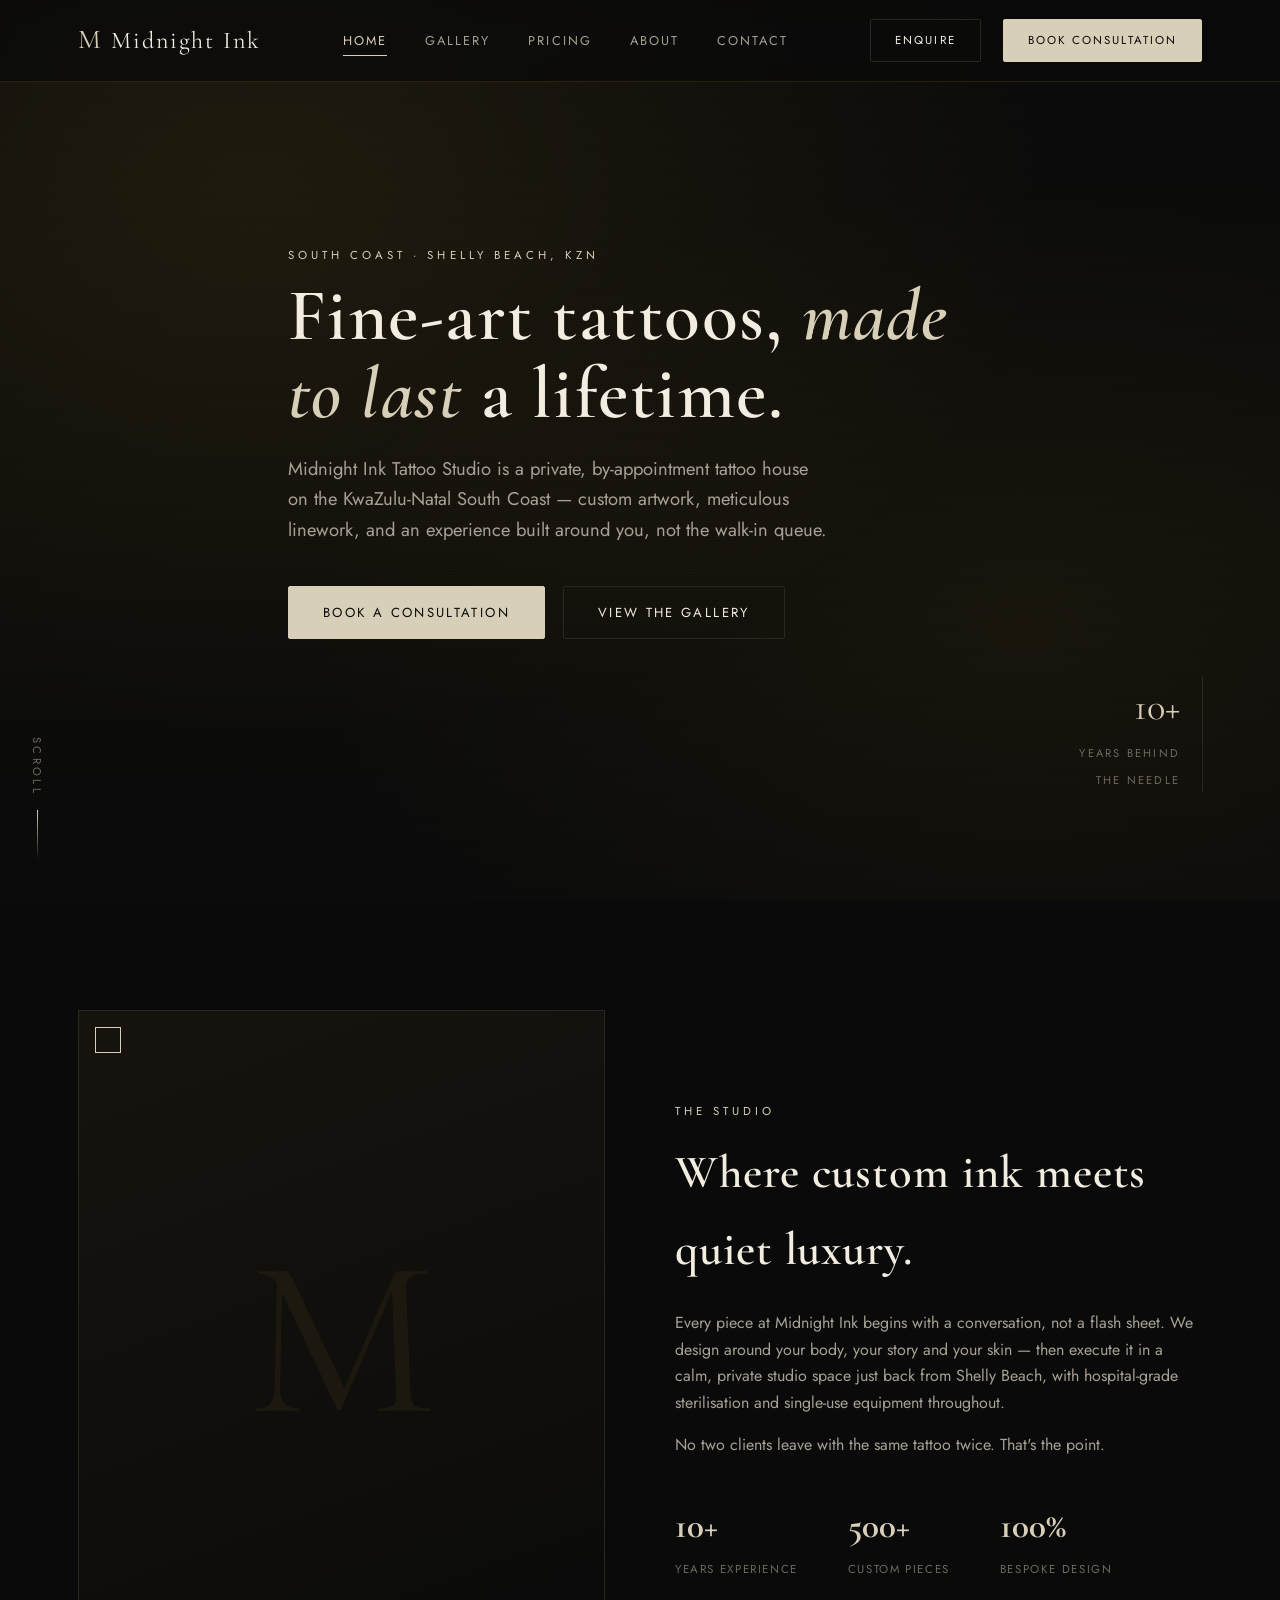
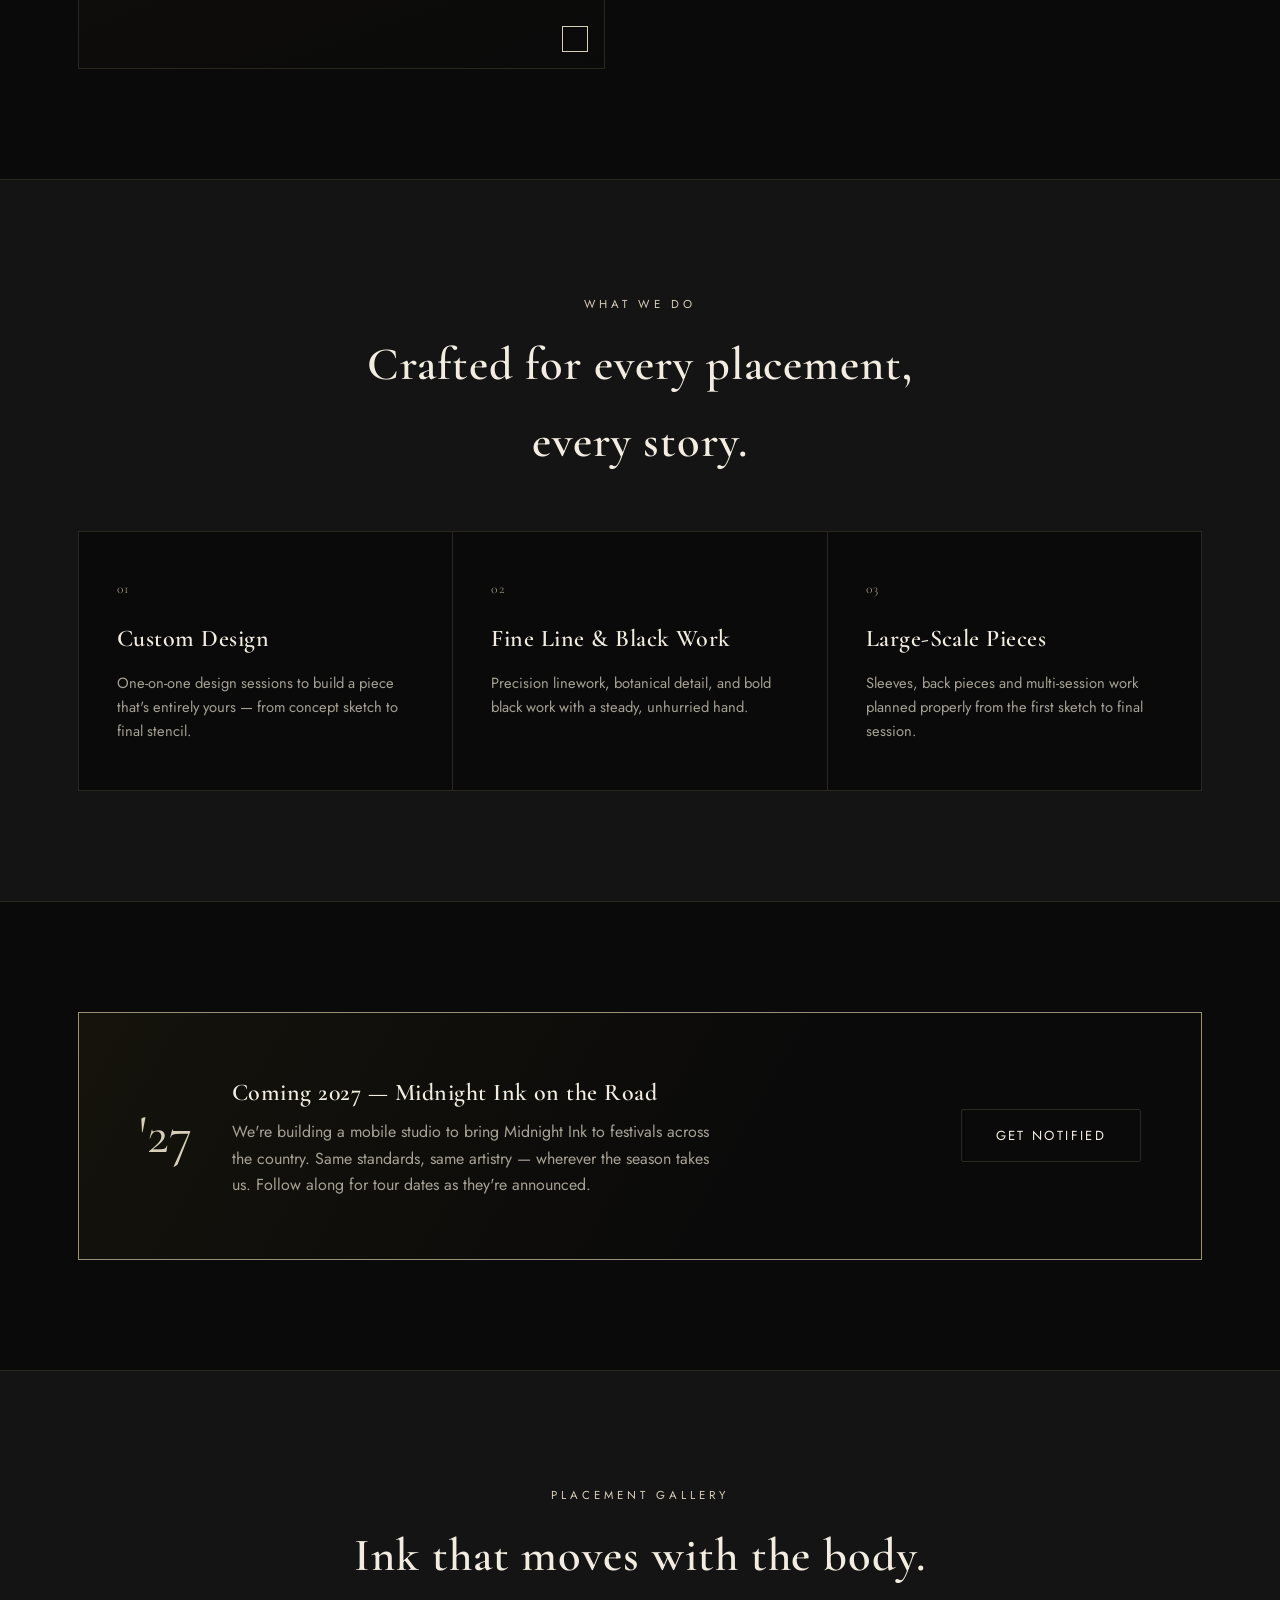
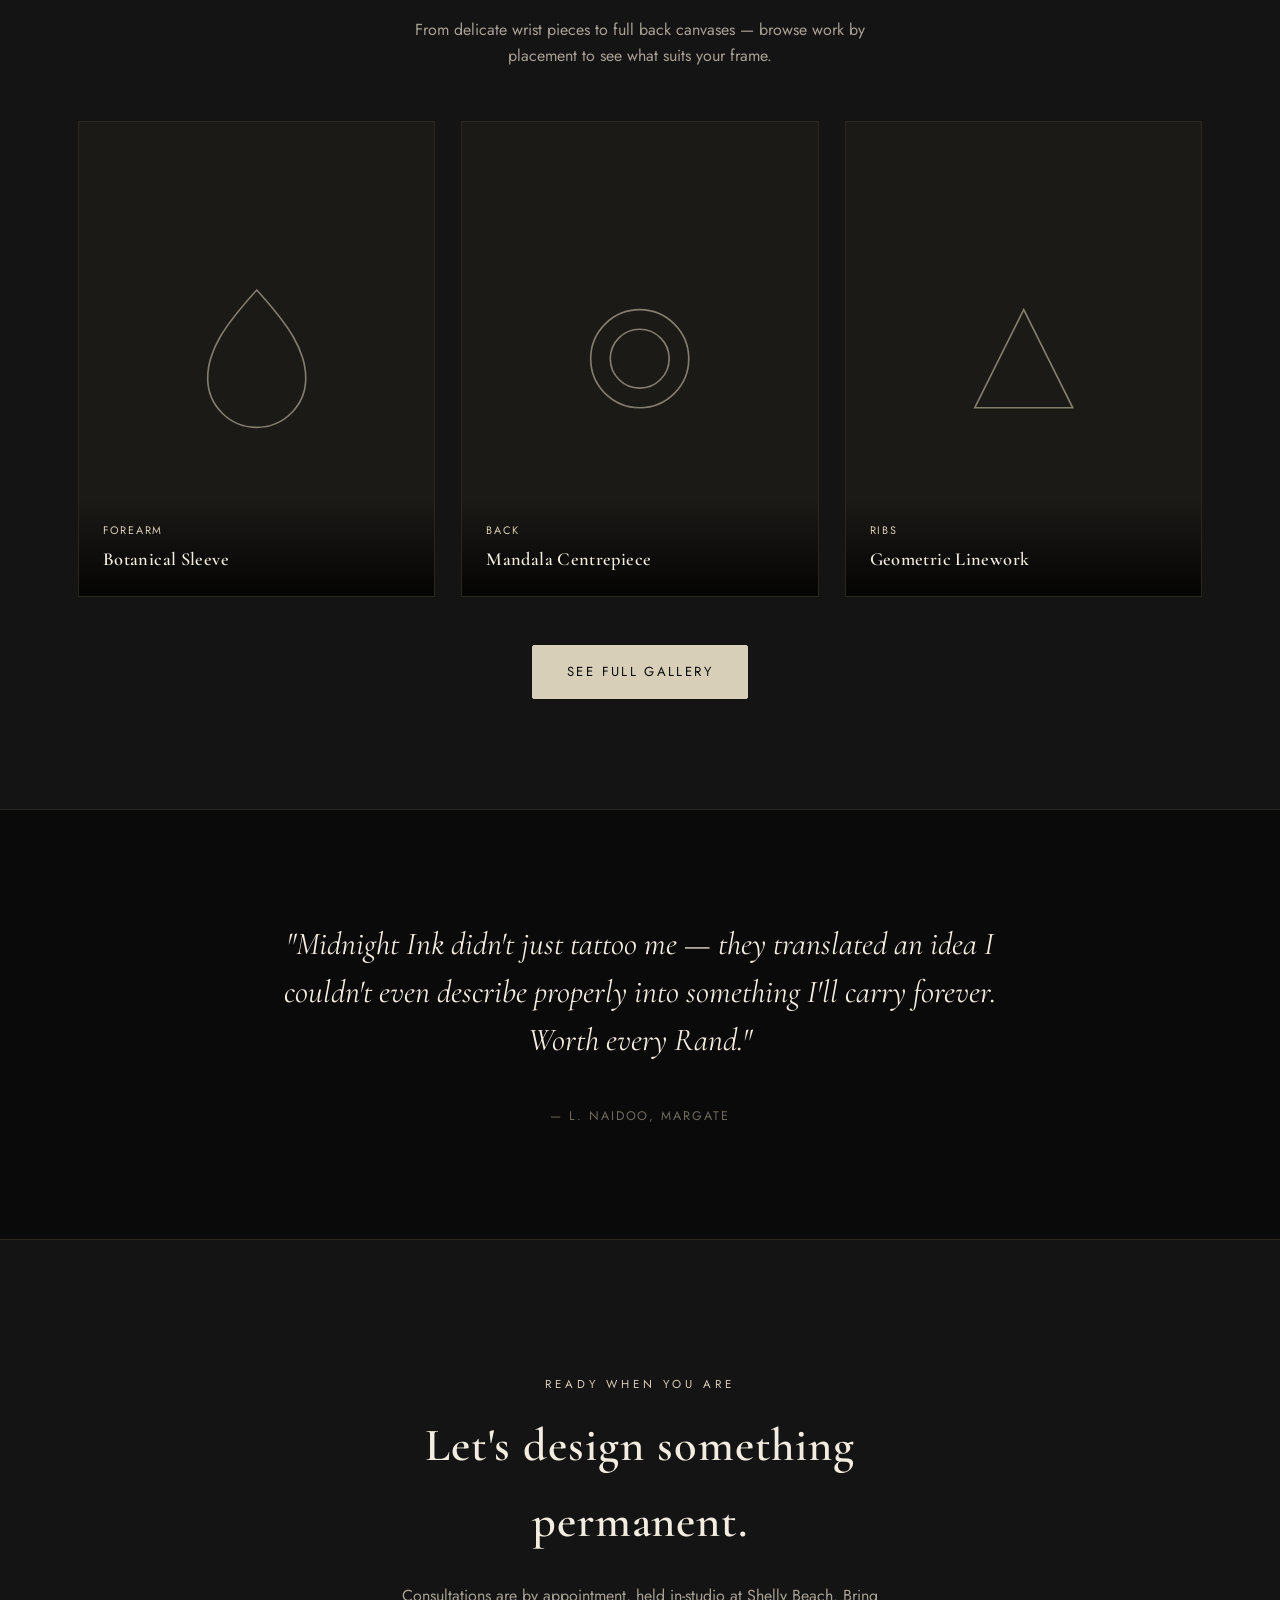
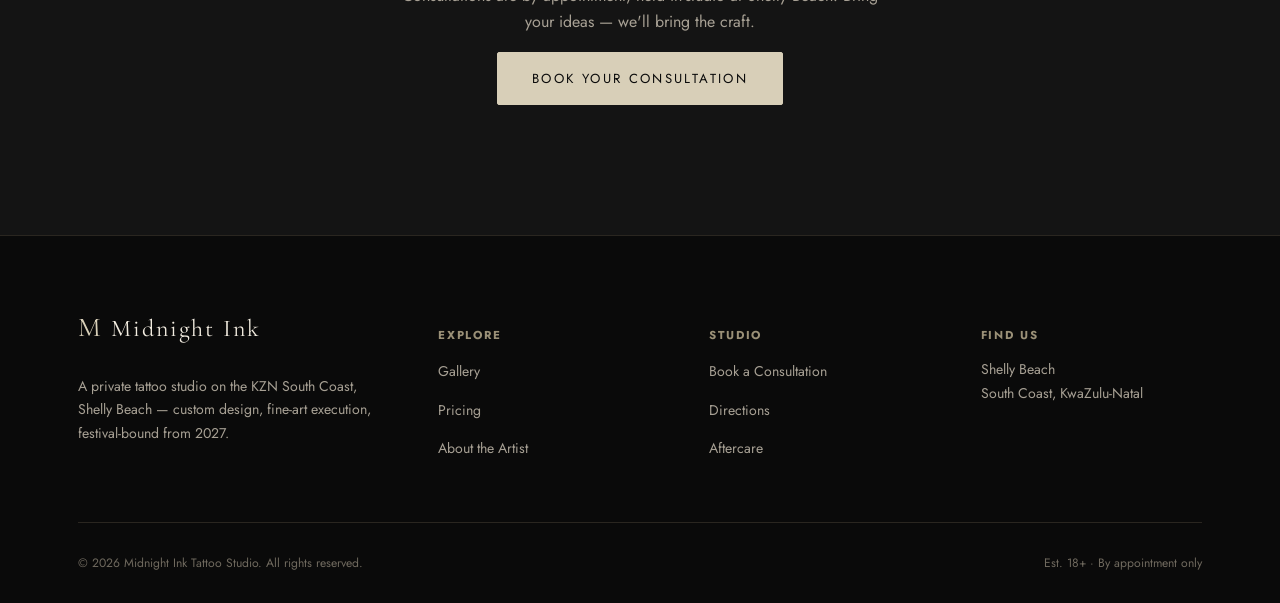
<file: index.html>
<!DOCTYPE html>
<html lang="en">
<head>
<meta charset="UTF-8">
<meta name="viewport" content="width=device-width, initial-scale=1.0">
<title>Midnight Ink Tattoo Studio — Luxury Tattoo Art, Shelly Beach</title>
<meta name="description" content="Midnight Ink Tattoo Studio — bespoke, fine-art tattooing on the KZN South Coast, Shelly Beach. Custom design, private consultations, and from 2027 a mobile studio touring festivals nationwide.">
<link rel="icon" type="image/svg+xml" href="favicon.svg">
<link rel="preconnect" href="https://fonts.googleapis.com">
<link rel="preconnect" href="https://fonts.gstatic.com" crossorigin>
<link href="https://fonts.googleapis.com/css2?family=Cormorant+Garamond:ital,wght@0,400;0,500;0,600;1,500&family=Jost:wght@300;400;500;600&display=swap" rel="stylesheet">
<link rel="stylesheet" href="css/style.css">
</head>
<body>

<header class="site-header">
  <nav class="nav">
    <a href="index.html" class="logo"><span class="mark">M</span> Midnight Ink</a>
    <ul class="nav-links">
      <li><a href="index.html">Home</a></li>
      <li><a href="gallery.html">Gallery</a></li>
      <li><a href="pricing.html">Pricing</a></li>
      <li><a href="about.html">About</a></li>
      <li><a href="contact.html">Contact</a></li>
    </ul>
    <div class="nav-cta">
      <a href="contact.html" class="btn btn-ghost">Enquire</a>
      <a href="contact.html" class="btn btn-solid">Book Consultation</a>
    </div>
    <button class="nav-toggle" aria-label="Toggle navigation"><span></span><span></span><span></span></button>
  </nav>
</header>

<main>

  <!-- HERO -->
  <section class="hero">
    <div class="container hero-inner">
      <span class="eyebrow">South Coast · Shelly Beach, KZN</span>
      <h1>Fine‑art tattoos, <span class="gold"><em>made to last</em></span> a lifetime.</h1>
      <p class="lede">Midnight Ink Tattoo Studio is a private, by‑appointment tattoo house on the KwaZulu‑Natal South Coast — custom artwork, meticulous linework, and an experience built around you, not the walk‑in queue.</p>
      <div class="hero-actions">
        <a href="contact.html" class="btn btn-solid">Book a Consultation</a>
        <a href="gallery.html" class="btn btn-ghost">View the Gallery</a>
      </div>
    </div>
    <div class="hero-badge">
      <span class="num">10+</span>
      <span class="lbl">Years Behind<br>the Needle</span>
    </div>
    <div class="scroll-cue">Scroll</div>
  </section>

  <!-- INTRO -->
  <section>
    <div class="container intro-grid">
      <div class="intro-visual">
        <span class="frame-corner fc-tl"></span>
        <span class="frame-corner fc-br"></span>
      </div>
      <div>
        <span class="eyebrow">The Studio</span>
        <h2>Where custom ink meets quiet luxury.</h2>
        <p>Every piece at Midnight Ink begins with a conversation, not a flash sheet. We design around your body, your story and your skin — then execute it in a calm, private studio space just back from Shelly Beach, with hospital‑grade sterilisation and single‑use equipment throughout.</p>
        <p>No two clients leave with the same tattoo twice. That's the point.</p>
        <div class="stat-row">
          <div class="stat"><b>10+</b><span>Years Experience</span></div>
          <div class="stat"><b>500+</b><span>Custom Pieces</span></div>
          <div class="stat"><b>100%</b><span>Bespoke Design</span></div>
        </div>
      </div>
    </div>
  </section>

  <!-- SERVICE HIGHLIGHTS -->
  <section class="band-dark band-line">
    <div class="container">
      <div class="section-head center">
        <span class="eyebrow">What We Do</span>
        <h2>Crafted for every placement, every story.</h2>
      </div>
      <div class="card-grid">
        <div class="card">
          <span class="num">01</span>
          <h3>Custom Design</h3>
          <p>One‑on‑one design sessions to build a piece that's entirely yours — from concept sketch to final stencil.</p>
        </div>
        <div class="card">
          <span class="num">02</span>
          <h3>Fine Line &amp; Black Work</h3>
          <p>Precision linework, botanical detail, and bold black work with a steady, unhurried hand.</p>
        </div>
        <div class="card">
          <span class="num">03</span>
          <h3>Large‑Scale Pieces</h3>
          <p>Sleeves, back pieces and multi‑session work planned properly from the first sketch to final session.</p>
        </div>
      </div>
    </div>
  </section>

  <!-- MOBILE STUDIO / FESTIVAL BANNER -->
  <section>
    <div class="container">
      <div class="festival-banner">
        <span class="tag">'27</span>
        <div>
          <h3>Coming 2027 — Midnight Ink on the Road</h3>
          <p>We're building a mobile studio to bring Midnight Ink to festivals across the country. Same standards, same artistry — wherever the season takes us. Follow along for tour dates as they're announced.</p>
        </div>
        <a href="contact.html" class="btn btn-ghost">Get Notified</a>
      </div>
    </div>
  </section>

  <!-- PLACEMENTS TEASER -->
  <section class="band-dark band-line">
    <div class="container">
      <div class="section-head center">
        <span class="eyebrow">Placement Gallery</span>
        <h2>Ink that moves with the body.</h2>
        <p style="max-width:520px;margin:0.8em auto 0;">From delicate wrist pieces to full back canvases — browse work by placement to see what suits your frame.</p>
      </div>
      <div class="gallery-grid">
        <div class="gallery-item">
          <div class="swatch">
            <svg viewBox="0 0 100 100" fill="none" stroke="#d8cfb8" stroke-width="1"><path d="M50 8C30 30 20 45 20 62a30 30 0 0 0 60 0c0-17-10-32-30-54z"/></svg>
          </div>
          <div class="g-info"><span class="g-place">Forearm</span><h4>Botanical Sleeve</h4></div>
        </div>
        <div class="gallery-item">
          <div class="swatch">
            <svg viewBox="0 0 100 100" fill="none" stroke="#d8cfb8" stroke-width="1"><circle cx="50" cy="50" r="30"/><circle cx="50" cy="50" r="18"/></svg>
          </div>
          <div class="g-info"><span class="g-place">Back</span><h4>Mandala Centrepiece</h4></div>
        </div>
        <div class="gallery-item">
          <div class="swatch">
            <svg viewBox="0 0 100 100" fill="none" stroke="#d8cfb8" stroke-width="1"><path d="M20 80 L50 20 L80 80 Z"/></svg>
          </div>
          <div class="g-info"><span class="g-place">Ribs</span><h4>Geometric Linework</h4></div>
        </div>
      </div>
      <div style="text-align:center;margin-top:3em;">
        <a href="gallery.html" class="btn btn-solid">See Full Gallery</a>
      </div>
    </div>
  </section>

  <!-- TESTIMONIAL -->
  <section>
    <div class="container quote-block">
      <blockquote>"Midnight Ink didn't just tattoo me — they translated an idea I couldn't even describe properly into something I'll carry forever. Worth every Rand."</blockquote>
      <cite>— L. Naidoo, Margate</cite>
    </div>
  </section>

  <!-- CTA -->
  <section class="cta-band">
    <div class="container">
      <span class="eyebrow">Ready When You Are</span>
      <h2>Let's design something permanent.</h2>
      <p>Consultations are by appointment, held in‑studio at Shelly Beach. Bring your ideas — we'll bring the craft.</p>
      <a href="contact.html" class="btn btn-solid">Book Your Consultation</a>
    </div>
  </section>

</main>

<footer class="site-footer">
  <div class="container">
    <div class="footer-grid">
      <div>
        <div class="logo" style="margin-bottom:1em;"><span class="mark">M</span> Midnight Ink</div>
        <p>A private tattoo studio on the KZN South Coast, Shelly Beach — custom design, fine‑art execution, festival‑bound from 2027.</p>
      </div>
      <div>
        <h5>Explore</h5>
        <ul class="footer-links">
          <li><a href="gallery.html">Gallery</a></li>
          <li><a href="pricing.html">Pricing</a></li>
          <li><a href="about.html">About the Artist</a></li>
        </ul>
      </div>
      <div>
        <h5>Studio</h5>
        <ul class="footer-links">
          <li><a href="contact.html">Book a Consultation</a></li>
          <li><a href="contact.html">Directions</a></li>
          <li><a href="contact.html">Aftercare</a></li>
        </ul>
      </div>
      <div>
        <h5>Find Us</h5>
        <p>Shelly Beach<br>South Coast, KwaZulu‑Natal</p>
      </div>
    </div>
    <div class="footer-bottom">
      <span>© 2026 Midnight Ink Tattoo Studio. All rights reserved.</span>
      <span>Est. 18+ · By appointment only</span>
    </div>
  </div>
</footer>

<script src="js/main.js"></script>
</body>
</html>
</file>
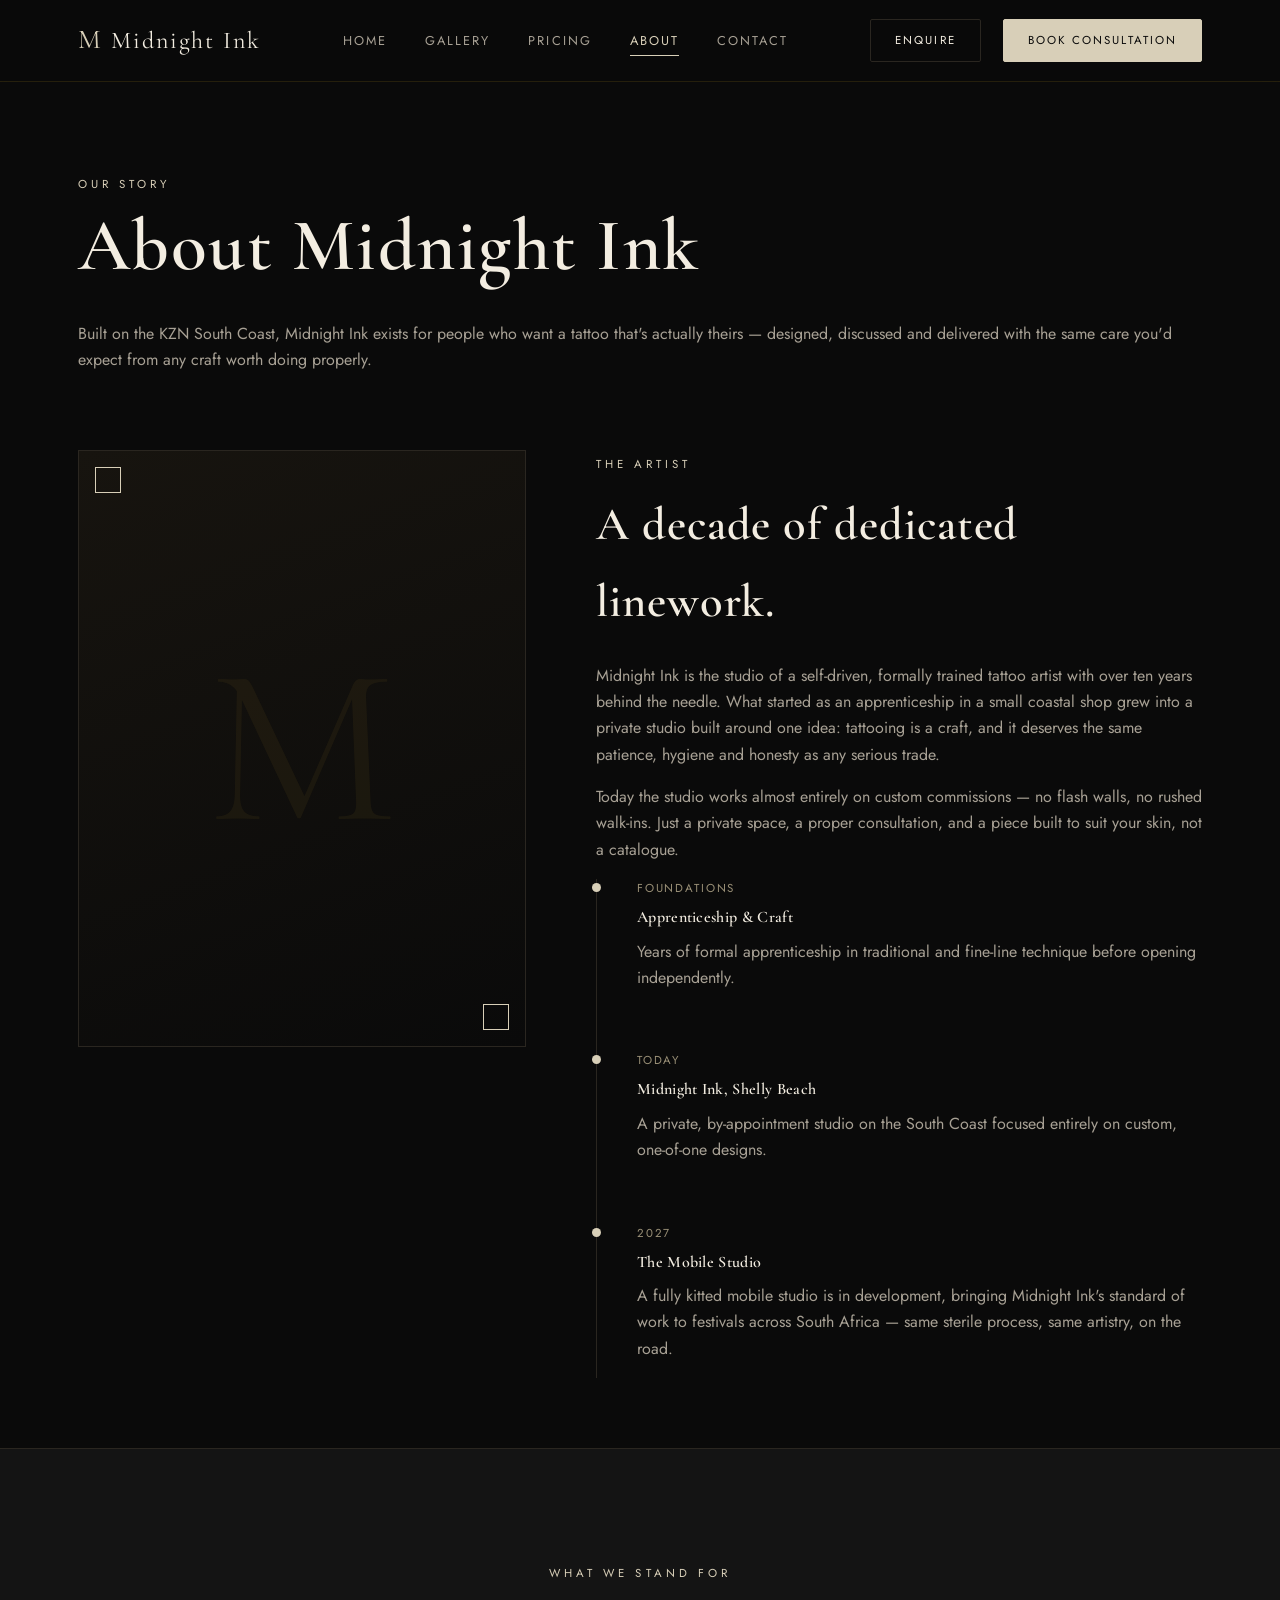
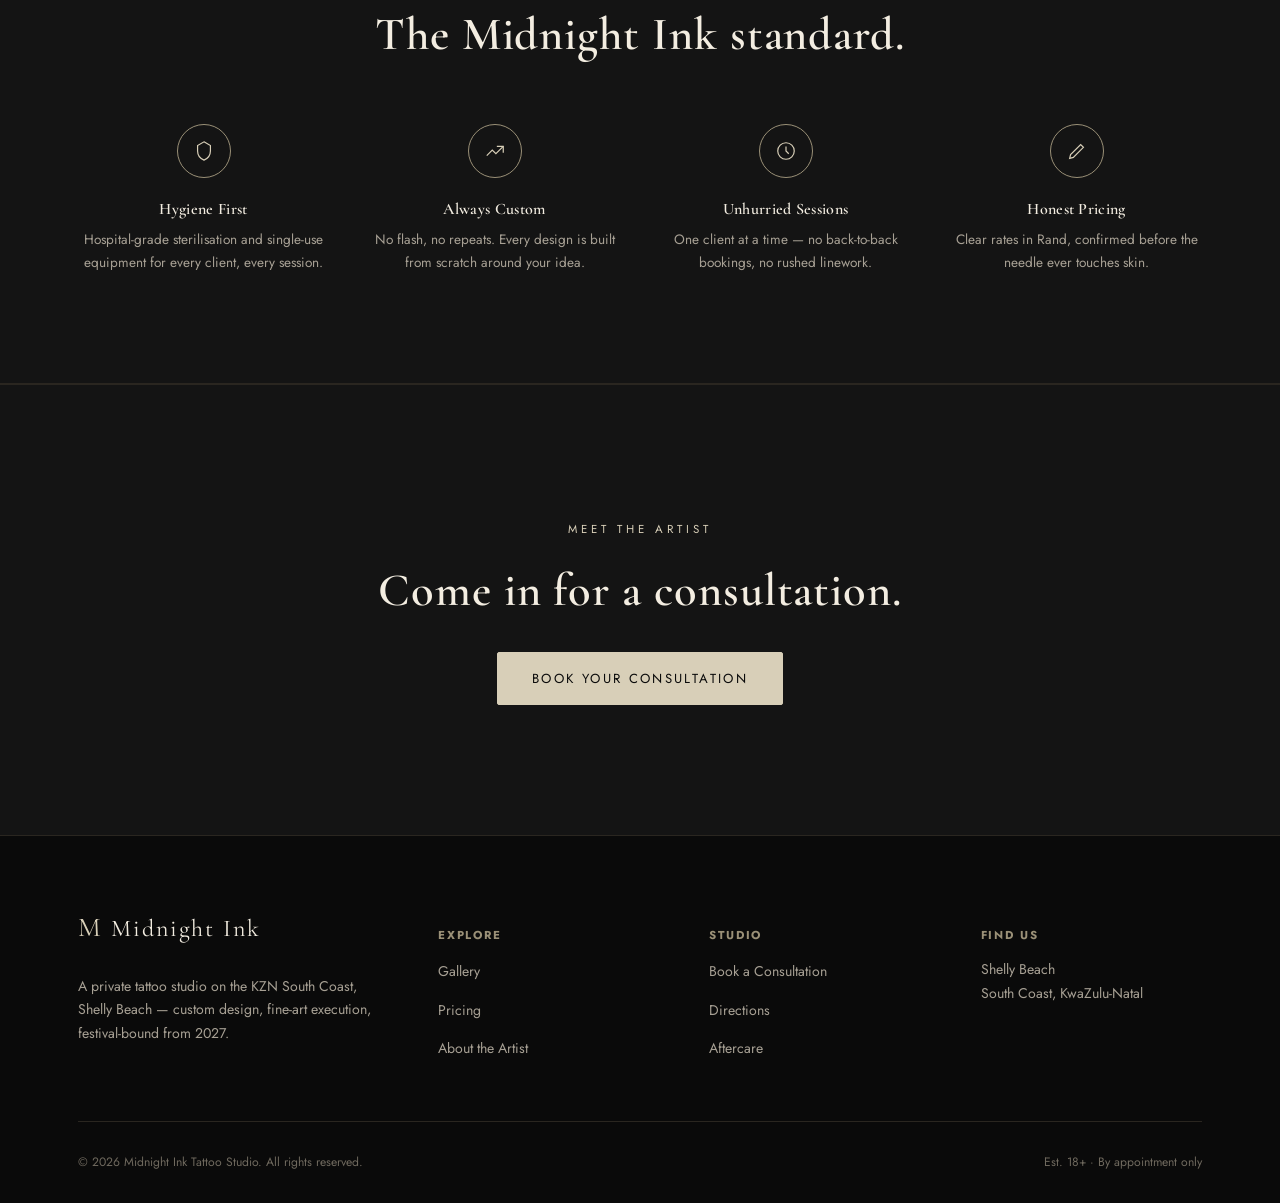
<file: about.html>
<!DOCTYPE html>
<html lang="en">
<head>
<meta charset="UTF-8">
<meta name="viewport" content="width=device-width, initial-scale=1.0">
<title>About — Midnight Ink Tattoo Studio</title>
<meta name="description" content="The story behind Midnight Ink Tattoo Studio — a custom tattoo house on the KZN South Coast, Shelly Beach, and our upcoming mobile studio touring festivals from 2027.">
<link rel="icon" type="image/svg+xml" href="favicon.svg">
<link rel="preconnect" href="https://fonts.googleapis.com">
<link rel="preconnect" href="https://fonts.gstatic.com" crossorigin>
<link href="https://fonts.googleapis.com/css2?family=Cormorant+Garamond:ital,wght@0,400;0,500;0,600;1,500&family=Jost:wght@300;400;500;600&display=swap" rel="stylesheet">
<link rel="stylesheet" href="css/style.css">
</head>
<body>

<header class="site-header">
  <nav class="nav">
    <a href="index.html" class="logo"><span class="mark">M</span> Midnight Ink</a>
    <ul class="nav-links">
      <li><a href="index.html">Home</a></li>
      <li><a href="gallery.html">Gallery</a></li>
      <li><a href="pricing.html">Pricing</a></li>
      <li><a href="about.html">About</a></li>
      <li><a href="contact.html">Contact</a></li>
    </ul>
    <div class="nav-cta">
      <a href="contact.html" class="btn btn-ghost">Enquire</a>
      <a href="contact.html" class="btn btn-solid">Book Consultation</a>
    </div>
    <button class="nav-toggle" aria-label="Toggle navigation"><span></span><span></span><span></span></button>
  </nav>
</header>

<main>
  <section class="about-hero">
    <div class="container">
      <span class="eyebrow">Our Story</span>
      <h1>About Midnight Ink</h1>
      <p class="lede">Built on the KZN South Coast, Midnight Ink exists for people who want a tattoo that's actually theirs — designed, discussed and delivered with the same care you'd expect from any craft worth doing properly.</p>
    </div>
  </section>

  <section class="section-tight" style="padding-top:0;">
    <div class="container artist-grid">
      <div>
        <div class="intro-visual" style="aspect-ratio:3/4;">
          <span class="frame-corner fc-tl"></span>
          <span class="frame-corner fc-br"></span>
        </div>
      </div>
      <div>
        <span class="eyebrow">The Artist</span>
        <h2>A decade of dedicated linework.</h2>
        <p>Midnight Ink is the studio of a self‑driven, formally trained tattoo artist with over ten years behind the needle. What started as an apprenticeship in a small coastal shop grew into a private studio built around one idea: tattooing is a craft, and it deserves the same patience, hygiene and honesty as any serious trade.</p>
        <p>Today the studio works almost entirely on custom commissions — no flash walls, no rushed walk‑ins. Just a private space, a proper consultation, and a piece built to suit your skin, not a catalogue.</p>
        <div class="timeline">
          <div class="t-item">
            <span class="t-year">Foundations</span>
            <h4>Apprenticeship &amp; Craft</h4>
            <p>Years of formal apprenticeship in traditional and fine‑line technique before opening independently.</p>
          </div>
          <div class="t-item">
            <span class="t-year">Today</span>
            <h4>Midnight Ink, Shelly Beach</h4>
            <p>A private, by‑appointment studio on the South Coast focused entirely on custom, one‑of‑one designs.</p>
          </div>
          <div class="t-item">
            <span class="t-year">2027</span>
            <h4>The Mobile Studio</h4>
            <p>A fully kitted mobile studio is in development, bringing Midnight Ink's standard of work to festivals across South Africa — same sterile process, same artistry, on the road.</p>
          </div>
        </div>
      </div>
    </div>
  </section>

  <section class="band-dark band-line">
    <div class="container">
      <div class="section-head center">
        <span class="eyebrow">What We Stand For</span>
        <h2>The Midnight Ink standard.</h2>
      </div>
      <div class="values-grid">
        <div class="value-item">
          <div class="v-icon"><svg viewBox="0 0 24 24" fill="none" stroke="#d8cfb8" stroke-width="1.3"><path d="M12 2l7 4v6c0 5-3.5 8.5-7 10-3.5-1.5-7-5-7-10V6l7-4z"/></svg></div>
          <h4>Hygiene First</h4>
          <p>Hospital‑grade sterilisation and single‑use equipment for every client, every session.</p>
        </div>
        <div class="value-item">
          <div class="v-icon"><svg viewBox="0 0 24 24" fill="none" stroke="#d8cfb8" stroke-width="1.3"><path d="M3 17l6-6 4 4 8-8"/><path d="M14 7h7v7"/></svg></div>
          <h4>Always Custom</h4>
          <p>No flash, no repeats. Every design is built from scratch around your idea.</p>
        </div>
        <div class="value-item">
          <div class="v-icon"><svg viewBox="0 0 24 24" fill="none" stroke="#d8cfb8" stroke-width="1.3"><circle cx="12" cy="12" r="9"/><path d="M12 7v5l3 3"/></svg></div>
          <h4>Unhurried Sessions</h4>
          <p>One client at a time — no back‑to‑back bookings, no rushed linework.</p>
        </div>
        <div class="value-item">
          <div class="v-icon"><svg viewBox="0 0 24 24" fill="none" stroke="#d8cfb8" stroke-width="1.3"><path d="M4 20l4-1 11-11-3-3L5 16l-1 4z"/></svg></div>
          <h4>Honest Pricing</h4>
          <p>Clear rates in Rand, confirmed before the needle ever touches skin.</p>
        </div>
      </div>
    </div>
  </section>

  <section class="cta-band">
    <div class="container">
      <span class="eyebrow">Meet the Artist</span>
      <h2>Come in for a consultation.</h2>
      <a href="contact.html" class="btn btn-solid">Book Your Consultation</a>
    </div>
  </section>
</main>

<footer class="site-footer">
  <div class="container">
    <div class="footer-grid">
      <div>
        <div class="logo" style="margin-bottom:1em;"><span class="mark">M</span> Midnight Ink</div>
        <p>A private tattoo studio on the KZN South Coast, Shelly Beach — custom design, fine‑art execution, festival‑bound from 2027.</p>
      </div>
      <div>
        <h5>Explore</h5>
        <ul class="footer-links">
          <li><a href="gallery.html">Gallery</a></li>
          <li><a href="pricing.html">Pricing</a></li>
          <li><a href="about.html">About the Artist</a></li>
        </ul>
      </div>
      <div>
        <h5>Studio</h5>
        <ul class="footer-links">
          <li><a href="contact.html">Book a Consultation</a></li>
          <li><a href="contact.html">Directions</a></li>
          <li><a href="contact.html">Aftercare</a></li>
        </ul>
      </div>
      <div>
        <h5>Find Us</h5>
        <p>Shelly Beach<br>South Coast, KwaZulu‑Natal</p>
      </div>
    </div>
    <div class="footer-bottom">
      <span>© 2026 Midnight Ink Tattoo Studio. All rights reserved.</span>
      <span>Est. 18+ · By appointment only</span>
    </div>
  </div>
</footer>

<script src="js/main.js"></script>
</body>
</html>
</file>
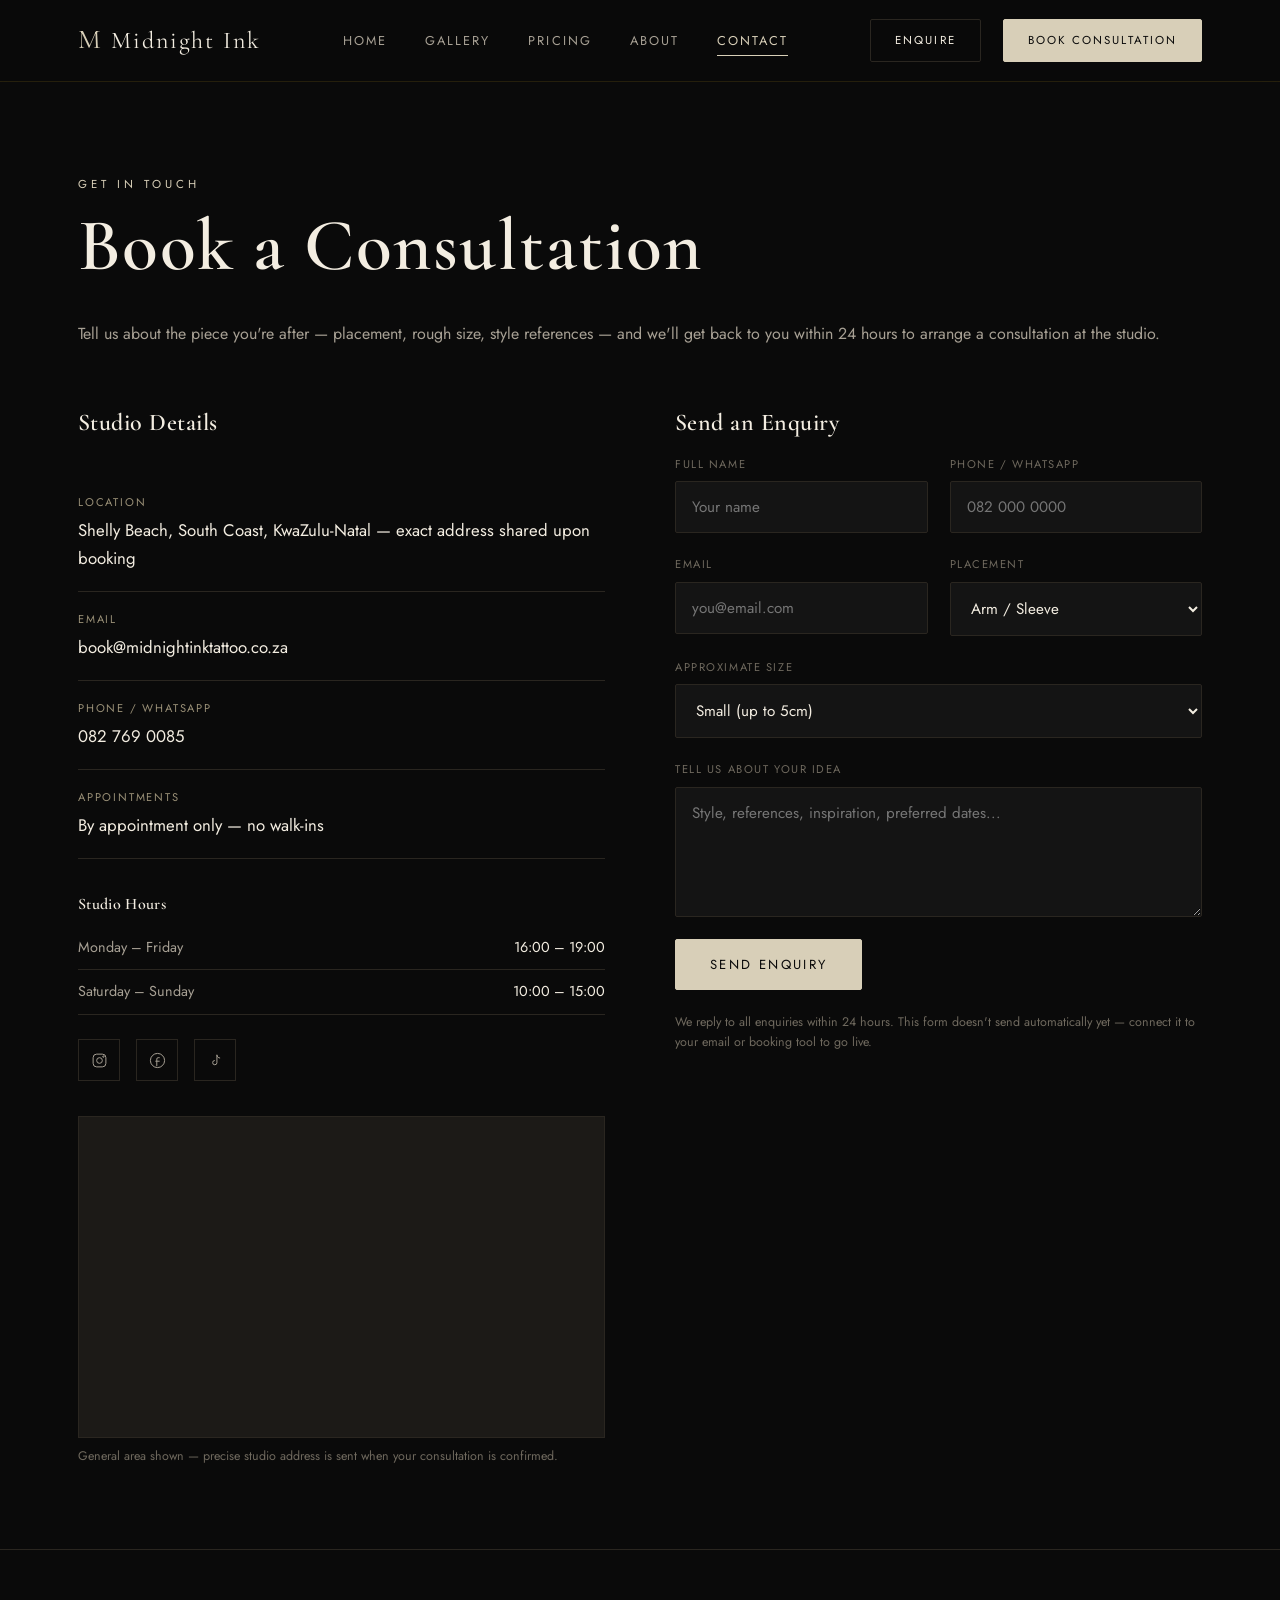
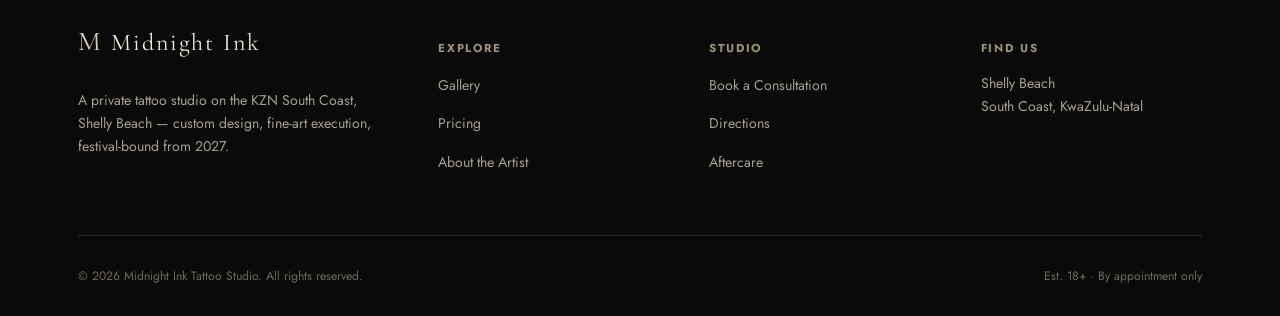
<file: contact.html>
<!DOCTYPE html>
<html lang="en">
<head>
<meta charset="UTF-8">
<meta name="viewport" content="width=device-width, initial-scale=1.0">
<title>Contact — Midnight Ink Tattoo Studio</title>
<meta name="description" content="Book a consultation at Midnight Ink Tattoo Studio, Shelly Beach, KZN South Coast. Get in touch for custom tattoo enquiries and appointments.">
<link rel="icon" type="image/svg+xml" href="favicon.svg">
<link rel="preconnect" href="https://fonts.googleapis.com">
<link rel="preconnect" href="https://fonts.gstatic.com" crossorigin>
<link href="https://fonts.googleapis.com/css2?family=Cormorant+Garamond:ital,wght@0,400;0,500;0,600;1,500&family=Jost:wght@300;400;500;600&display=swap" rel="stylesheet">
<link rel="stylesheet" href="css/style.css">
</head>
<body>

<header class="site-header">
  <nav class="nav">
    <a href="index.html" class="logo"><span class="mark">M</span> Midnight Ink</a>
    <ul class="nav-links">
      <li><a href="index.html">Home</a></li>
      <li><a href="gallery.html">Gallery</a></li>
      <li><a href="pricing.html">Pricing</a></li>
      <li><a href="about.html">About</a></li>
      <li><a href="contact.html">Contact</a></li>
    </ul>
    <div class="nav-cta">
      <a href="contact.html" class="btn btn-ghost">Enquire</a>
      <a href="contact.html" class="btn btn-solid">Book Consultation</a>
    </div>
    <button class="nav-toggle" aria-label="Toggle navigation"><span></span><span></span><span></span></button>
  </nav>
</header>

<main>
  <section class="contact-hero">
    <div class="container">
      <span class="eyebrow">Get In Touch</span>
      <h1>Book a Consultation</h1>
      <p class="lede">Tell us about the piece you're after — placement, rough size, style references — and we'll get back to you within 24 hours to arrange a consultation at the studio.</p>
    </div>
  </section>

  <section class="section-tight" style="padding-top:0;">
    <div class="container contact-grid">

      <div>
        <h3>Studio Details</h3>
        <ul class="contact-info-list">
          <li>
            <span class="ci-label">Location</span>
            <span class="ci-value">Shelly Beach, South Coast, KwaZulu‑Natal — exact address shared upon booking</span>
          </li>
          <li>
            <span class="ci-label">Email</span>
            <a class="ci-value" href="mailto:book@midnightinktattoo.co.za">book@midnightinktattoo.co.za</a>
          </li>
          <li>
            <span class="ci-label">Phone / WhatsApp</span>
            <a class="ci-value" href="tel:+27827690085">082 769 0085</a>
          </li>
          <li>
            <span class="ci-label">Appointments</span>
            <span class="ci-value">By appointment only — no walk‑ins</span>
          </li>
        </ul>

        <h4 style="margin-top:2em;">Studio Hours</h4>
        <ul class="hours-list">
          <li><span>Monday – Friday</span><span>16:00 – 19:00</span></li>
          <li><span>Saturday – Sunday</span><span>10:00 – 15:00</span></li>
        </ul>

        <div class="social-row">
          <a href="#" aria-label="Instagram">
            <svg viewBox="0 0 24 24" fill="none" stroke="currentColor" stroke-width="1.4"><rect x="3" y="3" width="18" height="18" rx="5"/><circle cx="12" cy="12" r="4"/><circle cx="17.5" cy="6.5" r="1"/></svg>
          </a>
          <a href="#" aria-label="Facebook">
            <svg viewBox="0 0 24 24" fill="none" stroke="currentColor" stroke-width="1.4"><path d="M15 8h-2a2 2 0 0 0-2 2v10M9 13h6"/><circle cx="12" cy="12" r="10"/></svg>
          </a>
          <a href="#" aria-label="TikTok">
            <svg viewBox="0 0 24 24" fill="none" stroke="currentColor" stroke-width="1.4"><path d="M14 4v11a3 3 0 1 1-3-3"/><path d="M14 4c0 2.5 2 4.5 4.5 4.5"/></svg>
          </a>
        </div>

        <div class="map-wrap" style="margin-top:2.2em;">
          <iframe class="map-frame"
            src="https://www.openstreetmap.org/export/embed.html?bbox=30.32%2C-30.86%2C30.46%2C-30.72&amp;layer=mapnik"
            loading="lazy" title="Map of Shelly Beach, South Coast, KwaZulu-Natal"></iframe>
        </div>
        <p class="form-note" style="margin-top:0.6em;">General area shown — precise studio address is sent when your consultation is confirmed.</p>
      </div>

      <div>
        <h3>Send an Enquiry</h3>
        <form class="contact-form">
          <div class="form-row">
            <div class="field">
              <label for="name">Full Name</label>
              <input type="text" id="name" name="name" required placeholder="Your name">
            </div>
            <div class="field">
              <label for="phone">Phone / WhatsApp</label>
              <input type="tel" id="phone" name="phone" placeholder="082 000 0000">
            </div>
          </div>
          <div class="form-row">
            <div class="field">
              <label for="email">Email</label>
              <input type="email" id="email" name="email" required placeholder="you@email.com">
            </div>
            <div class="field">
              <label for="placement">Placement</label>
              <select id="placement" name="placement">
                <option>Arm / Sleeve</option>
                <option>Back / Shoulder</option>
                <option>Chest / Ribs</option>
                <option>Leg / Ankle</option>
                <option>Hand / Neck / Small Piece</option>
                <option>Not Sure Yet</option>
              </select>
            </div>
          </div>
          <div class="field">
            <label for="size">Approximate Size</label>
            <select id="size" name="size">
              <option>Small (up to 5cm)</option>
              <option>Medium (5cm – 15cm)</option>
              <option>Large (15cm – 25cm)</option>
              <option>Sleeve / Back Piece / Multi‑Session</option>
            </select>
          </div>
          <div class="field">
            <label for="message">Tell Us About Your Idea</label>
            <textarea id="message" name="message" required placeholder="Style, references, inspiration, preferred dates..."></textarea>
          </div>
          <button type="submit" class="btn btn-solid" style="align-self:flex-start;">Send Enquiry</button>
          <p class="form-note">We reply to all enquiries within 24 hours. This form doesn't send automatically yet — connect it to your email or booking tool to go live.</p>
          <div class="form-msg"></div>
        </form>
      </div>

    </div>
  </section>
</main>

<footer class="site-footer">
  <div class="container">
    <div class="footer-grid">
      <div>
        <div class="logo" style="margin-bottom:1em;"><span class="mark">M</span> Midnight Ink</div>
        <p>A private tattoo studio on the KZN South Coast, Shelly Beach — custom design, fine‑art execution, festival‑bound from 2027.</p>
      </div>
      <div>
        <h5>Explore</h5>
        <ul class="footer-links">
          <li><a href="gallery.html">Gallery</a></li>
          <li><a href="pricing.html">Pricing</a></li>
          <li><a href="about.html">About the Artist</a></li>
        </ul>
      </div>
      <div>
        <h5>Studio</h5>
        <ul class="footer-links">
          <li><a href="contact.html">Book a Consultation</a></li>
          <li><a href="contact.html">Directions</a></li>
          <li><a href="contact.html">Aftercare</a></li>
        </ul>
      </div>
      <div>
        <h5>Find Us</h5>
        <p>Shelly Beach<br>South Coast, KwaZulu‑Natal</p>
      </div>
    </div>
    <div class="footer-bottom">
      <span>© 2026 Midnight Ink Tattoo Studio. All rights reserved.</span>
      <span>Est. 18+ · By appointment only</span>
    </div>
  </div>
</footer>

<script src="js/main.js"></script>
</body>
</html>
</file>
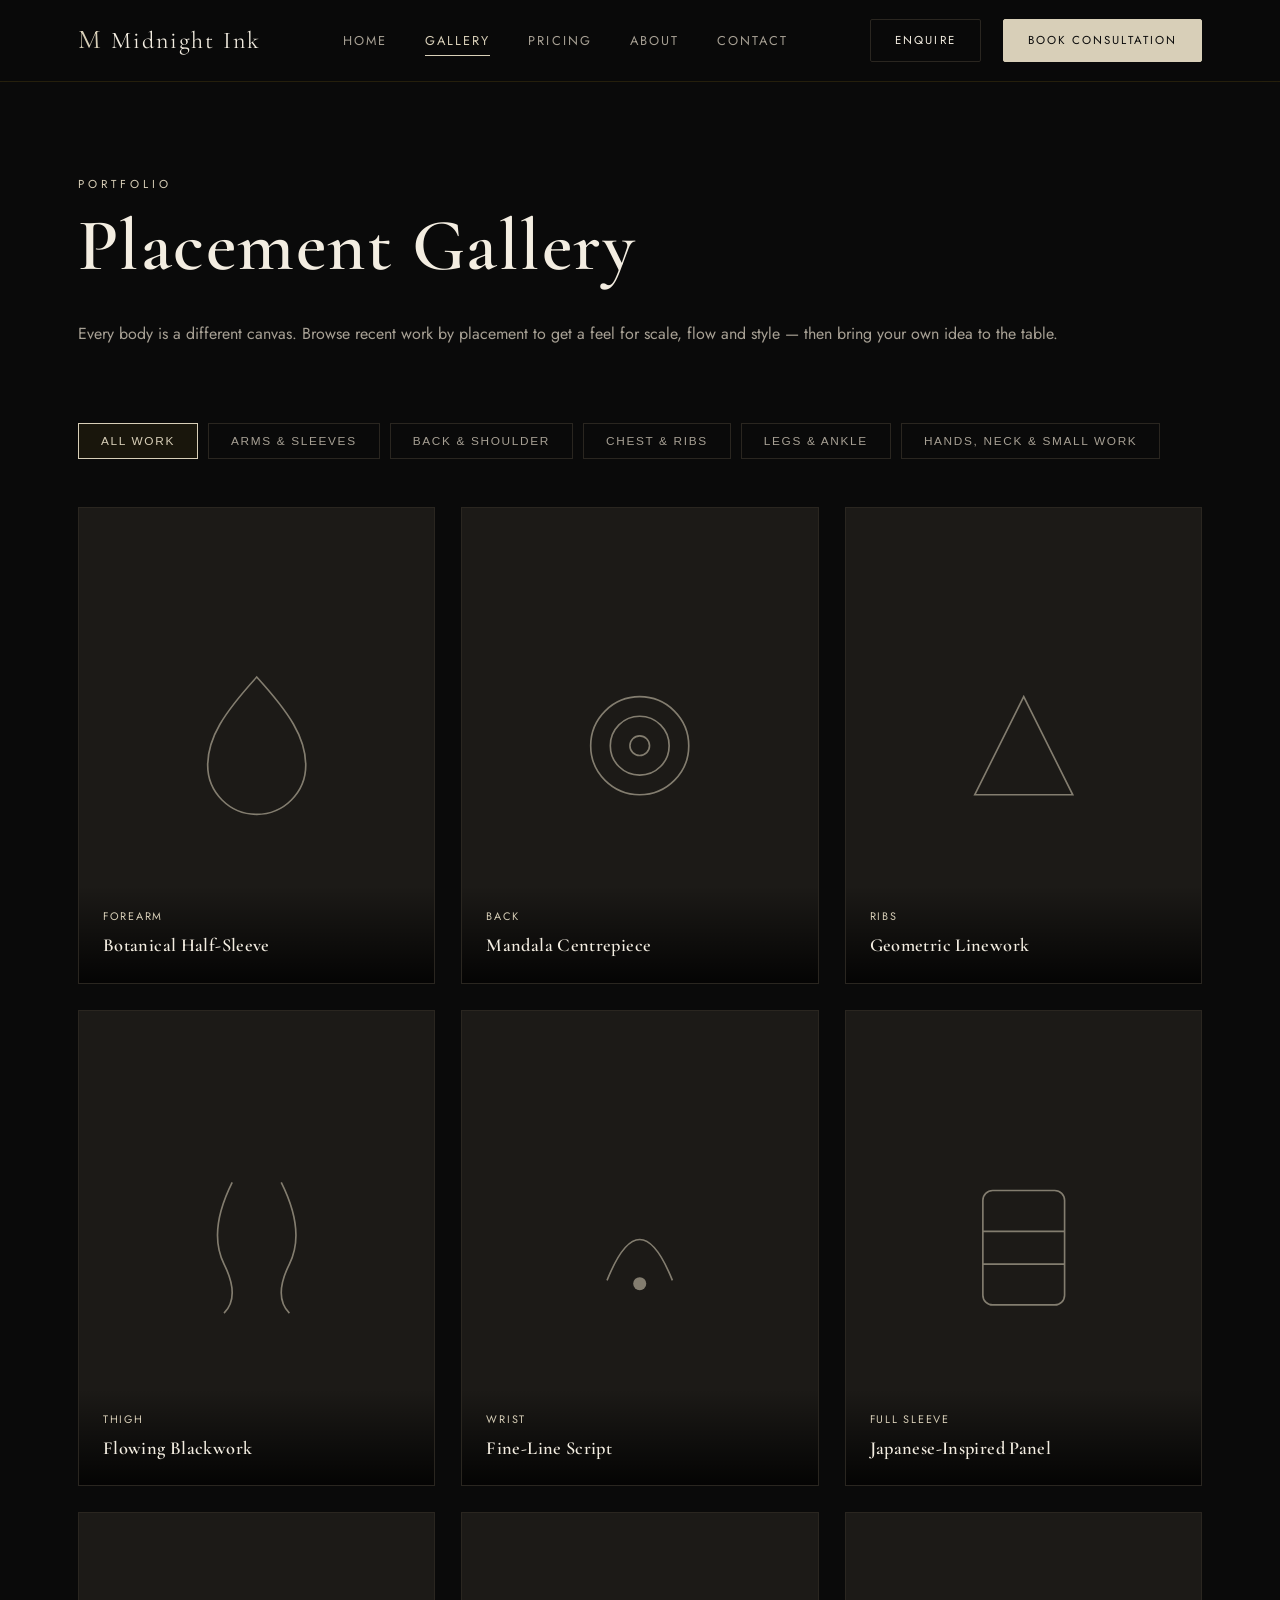
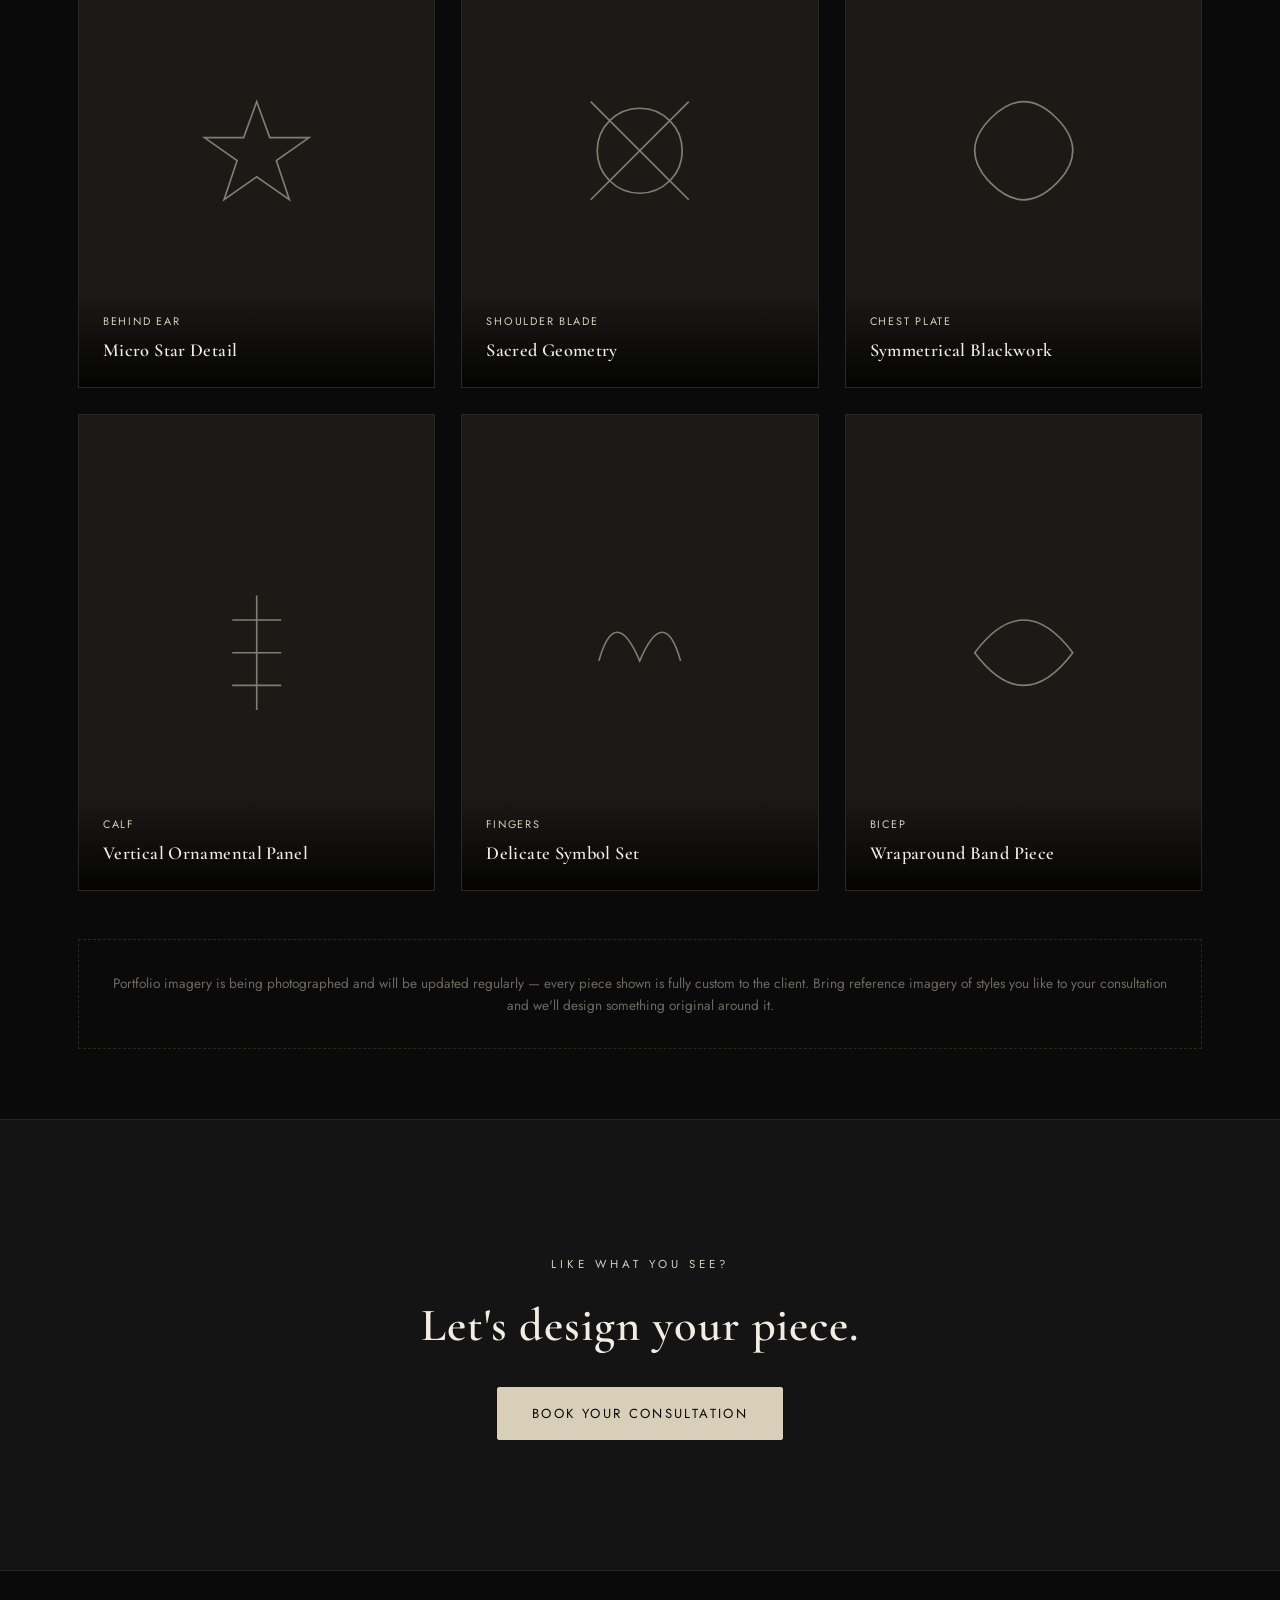
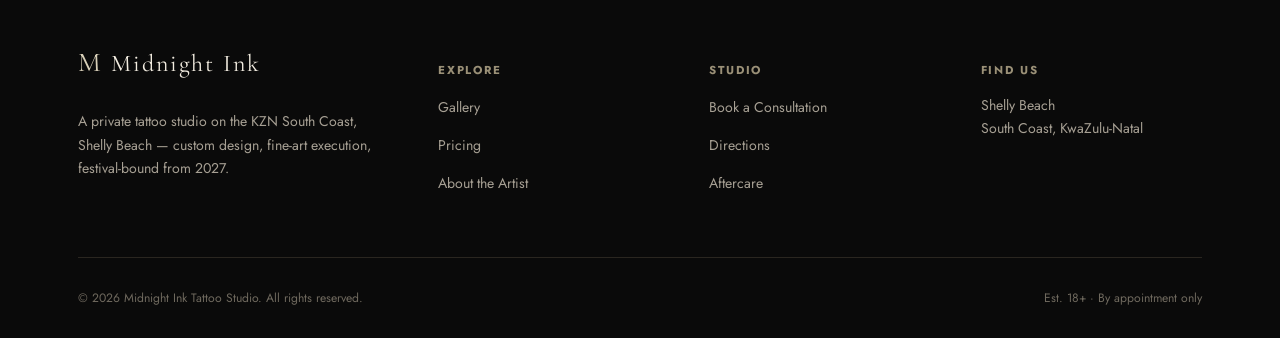
<file: gallery.html>
<!DOCTYPE html>
<html lang="en">
<head>
<meta charset="UTF-8">
<meta name="viewport" content="width=device-width, initial-scale=1.0">
<title>Gallery — Midnight Ink Tattoo Studio</title>
<meta name="description" content="Browse Midnight Ink tattoo work by placement — arms, back, legs, chest, ribs, hands and neck. Custom fine-art tattooing on the KZN South Coast.">
<link rel="icon" type="image/svg+xml" href="favicon.svg">
<link rel="preconnect" href="https://fonts.googleapis.com">
<link rel="preconnect" href="https://fonts.gstatic.com" crossorigin>
<link href="https://fonts.googleapis.com/css2?family=Cormorant+Garamond:ital,wght@0,400;0,500;0,600;1,500&family=Jost:wght@300;400;500;600&display=swap" rel="stylesheet">
<link rel="stylesheet" href="css/style.css">
</head>
<body>

<header class="site-header">
  <nav class="nav">
    <a href="index.html" class="logo"><span class="mark">M</span> Midnight Ink</a>
    <ul class="nav-links">
      <li><a href="index.html">Home</a></li>
      <li><a href="gallery.html">Gallery</a></li>
      <li><a href="pricing.html">Pricing</a></li>
      <li><a href="about.html">About</a></li>
      <li><a href="contact.html">Contact</a></li>
    </ul>
    <div class="nav-cta">
      <a href="contact.html" class="btn btn-ghost">Enquire</a>
      <a href="contact.html" class="btn btn-solid">Book Consultation</a>
    </div>
    <button class="nav-toggle" aria-label="Toggle navigation"><span></span><span></span><span></span></button>
  </nav>
</header>

<main>
  <section class="about-hero">
    <div class="container">
      <span class="eyebrow">Portfolio</span>
      <h1>Placement Gallery</h1>
      <p class="lede">Every body is a different canvas. Browse recent work by placement to get a feel for scale, flow and style — then bring your own idea to the table.</p>
    </div>
  </section>

  <section class="section-tight" style="padding-top:0;">
    <div class="container">
      <div class="filter-bar">
        <button class="filter-btn active" data-filter="all">All Work</button>
        <button class="filter-btn" data-filter="arm">Arms &amp; Sleeves</button>
        <button class="filter-btn" data-filter="back">Back &amp; Shoulder</button>
        <button class="filter-btn" data-filter="torso">Chest &amp; Ribs</button>
        <button class="filter-btn" data-filter="leg">Legs &amp; Ankle</button>
        <button class="filter-btn" data-filter="small">Hands, Neck &amp; Small Work</button>
      </div>

      <div class="gallery-grid">

        <div class="gallery-item" data-category="arm">
          <div class="swatch"><svg viewBox="0 0 100 100" fill="none" stroke="#d8cfb8" stroke-width="1"><path d="M50 8C30 30 20 45 20 62a30 30 0 0 0 60 0c0-17-10-32-30-54z"/></svg></div>
          <div class="g-info"><span class="g-place">Forearm</span><h4>Botanical Half‑Sleeve</h4></div>
        </div>

        <div class="gallery-item" data-category="back">
          <div class="swatch"><svg viewBox="0 0 100 100" fill="none" stroke="#d8cfb8" stroke-width="1"><circle cx="50" cy="50" r="30"/><circle cx="50" cy="50" r="18"/><circle cx="50" cy="50" r="6"/></svg></div>
          <div class="g-info"><span class="g-place">Back</span><h4>Mandala Centrepiece</h4></div>
        </div>

        <div class="gallery-item" data-category="torso">
          <div class="swatch"><svg viewBox="0 0 100 100" fill="none" stroke="#d8cfb8" stroke-width="1"><path d="M20 80 L50 20 L80 80 Z"/></svg></div>
          <div class="g-info"><span class="g-place">Ribs</span><h4>Geometric Linework</h4></div>
        </div>

        <div class="gallery-item" data-category="leg">
          <div class="swatch"><svg viewBox="0 0 100 100" fill="none" stroke="#d8cfb8" stroke-width="1"><path d="M35 10 Q20 40 30 60 Q40 80 30 90" /><path d="M65 10 Q80 40 70 60 Q60 80 70 90"/></svg></div>
          <div class="g-info"><span class="g-place">Thigh</span><h4>Flowing Blackwork</h4></div>
        </div>

        <div class="gallery-item" data-category="small">
          <div class="swatch"><svg viewBox="0 0 100 100" fill="none" stroke="#d8cfb8" stroke-width="1"><path d="M30 70 Q50 20 70 70" /><circle cx="50" cy="72" r="4" fill="#d8cfb8" stroke="none"/></svg></div>
          <div class="g-info"><span class="g-place">Wrist</span><h4>Fine‑Line Script</h4></div>
        </div>

        <div class="gallery-item" data-category="arm">
          <div class="swatch"><svg viewBox="0 0 100 100" fill="none" stroke="#d8cfb8" stroke-width="1"><rect x="25" y="15" width="50" height="70" rx="6"/><path d="M25 40h50M25 60h50"/></svg></div>
          <div class="g-info"><span class="g-place">Full Sleeve</span><h4>Japanese‑Inspired Panel</h4></div>
        </div>

        <div class="gallery-item" data-category="small">
          <div class="swatch"><svg viewBox="0 0 100 100" fill="none" stroke="#d8cfb8" stroke-width="1"><path d="M50 20 L58 42 L82 42 L62 56 L70 80 L50 66 L30 80 L38 56 L18 42 L42 42 Z"/></svg></div>
          <div class="g-info"><span class="g-place">Behind Ear</span><h4>Micro Star Detail</h4></div>
        </div>

        <div class="gallery-item" data-category="back">
          <div class="swatch"><svg viewBox="0 0 100 100" fill="none" stroke="#d8cfb8" stroke-width="1"><path d="M20 20 L80 80M20 80 L80 20" /><circle cx="50" cy="50" r="26"/></svg></div>
          <div class="g-info"><span class="g-place">Shoulder Blade</span><h4>Sacred Geometry</h4></div>
        </div>

        <div class="gallery-item" data-category="torso">
          <div class="swatch"><svg viewBox="0 0 100 100" fill="none" stroke="#d8cfb8" stroke-width="1"><path d="M30 30 Q50 10 70 30 Q90 50 70 70 Q50 90 30 70 Q10 50 30 30Z"/></svg></div>
          <div class="g-info"><span class="g-place">Chest Plate</span><h4>Symmetrical Blackwork</h4></div>
        </div>

        <div class="gallery-item" data-category="leg">
          <div class="swatch"><svg viewBox="0 0 100 100" fill="none" stroke="#d8cfb8" stroke-width="1"><path d="M50 15 v70M35 30 h30M35 50 h30M35 70 h30"/></svg></div>
          <div class="g-info"><span class="g-place">Calf</span><h4>Vertical Ornamental Panel</h4></div>
        </div>

        <div class="gallery-item" data-category="small">
          <div class="swatch"><svg viewBox="0 0 100 100" fill="none" stroke="#d8cfb8" stroke-width="1"><path d="M25 55 Q35 20 50 55 Q65 20 75 55" /></svg></div>
          <div class="g-info"><span class="g-place">Fingers</span><h4>Delicate Symbol Set</h4></div>
        </div>

        <div class="gallery-item" data-category="arm">
          <div class="swatch"><svg viewBox="0 0 100 100" fill="none" stroke="#d8cfb8" stroke-width="1"><path d="M20 50 Q50 10 80 50 Q50 90 20 50Z"/></svg></div>
          <div class="g-info"><span class="g-place">Bicep</span><h4>Wraparound Band Piece</h4></div>
        </div>

      </div>

      <div class="gallery-note">
        Portfolio imagery is being photographed and will be updated regularly — every piece shown is fully custom to the client. Bring reference imagery of styles you like to your consultation and we'll design something original around it.
      </div>
    </div>
  </section>

  <section class="cta-band">
    <div class="container">
      <span class="eyebrow">Like What You See?</span>
      <h2>Let's design your piece.</h2>
      <a href="contact.html" class="btn btn-solid">Book Your Consultation</a>
    </div>
  </section>
</main>

<footer class="site-footer">
  <div class="container">
    <div class="footer-grid">
      <div>
        <div class="logo" style="margin-bottom:1em;"><span class="mark">M</span> Midnight Ink</div>
        <p>A private tattoo studio on the KZN South Coast, Shelly Beach — custom design, fine‑art execution, festival‑bound from 2027.</p>
      </div>
      <div>
        <h5>Explore</h5>
        <ul class="footer-links">
          <li><a href="gallery.html">Gallery</a></li>
          <li><a href="pricing.html">Pricing</a></li>
          <li><a href="about.html">About the Artist</a></li>
        </ul>
      </div>
      <div>
        <h5>Studio</h5>
        <ul class="footer-links">
          <li><a href="contact.html">Book a Consultation</a></li>
          <li><a href="contact.html">Directions</a></li>
          <li><a href="contact.html">Aftercare</a></li>
        </ul>
      </div>
      <div>
        <h5>Find Us</h5>
        <p>Shelly Beach<br>South Coast, KwaZulu‑Natal</p>
      </div>
    </div>
    <div class="footer-bottom">
      <span>© 2026 Midnight Ink Tattoo Studio. All rights reserved.</span>
      <span>Est. 18+ · By appointment only</span>
    </div>
  </div>
</footer>

<script src="js/main.js"></script>
</body>
</html>
</file>
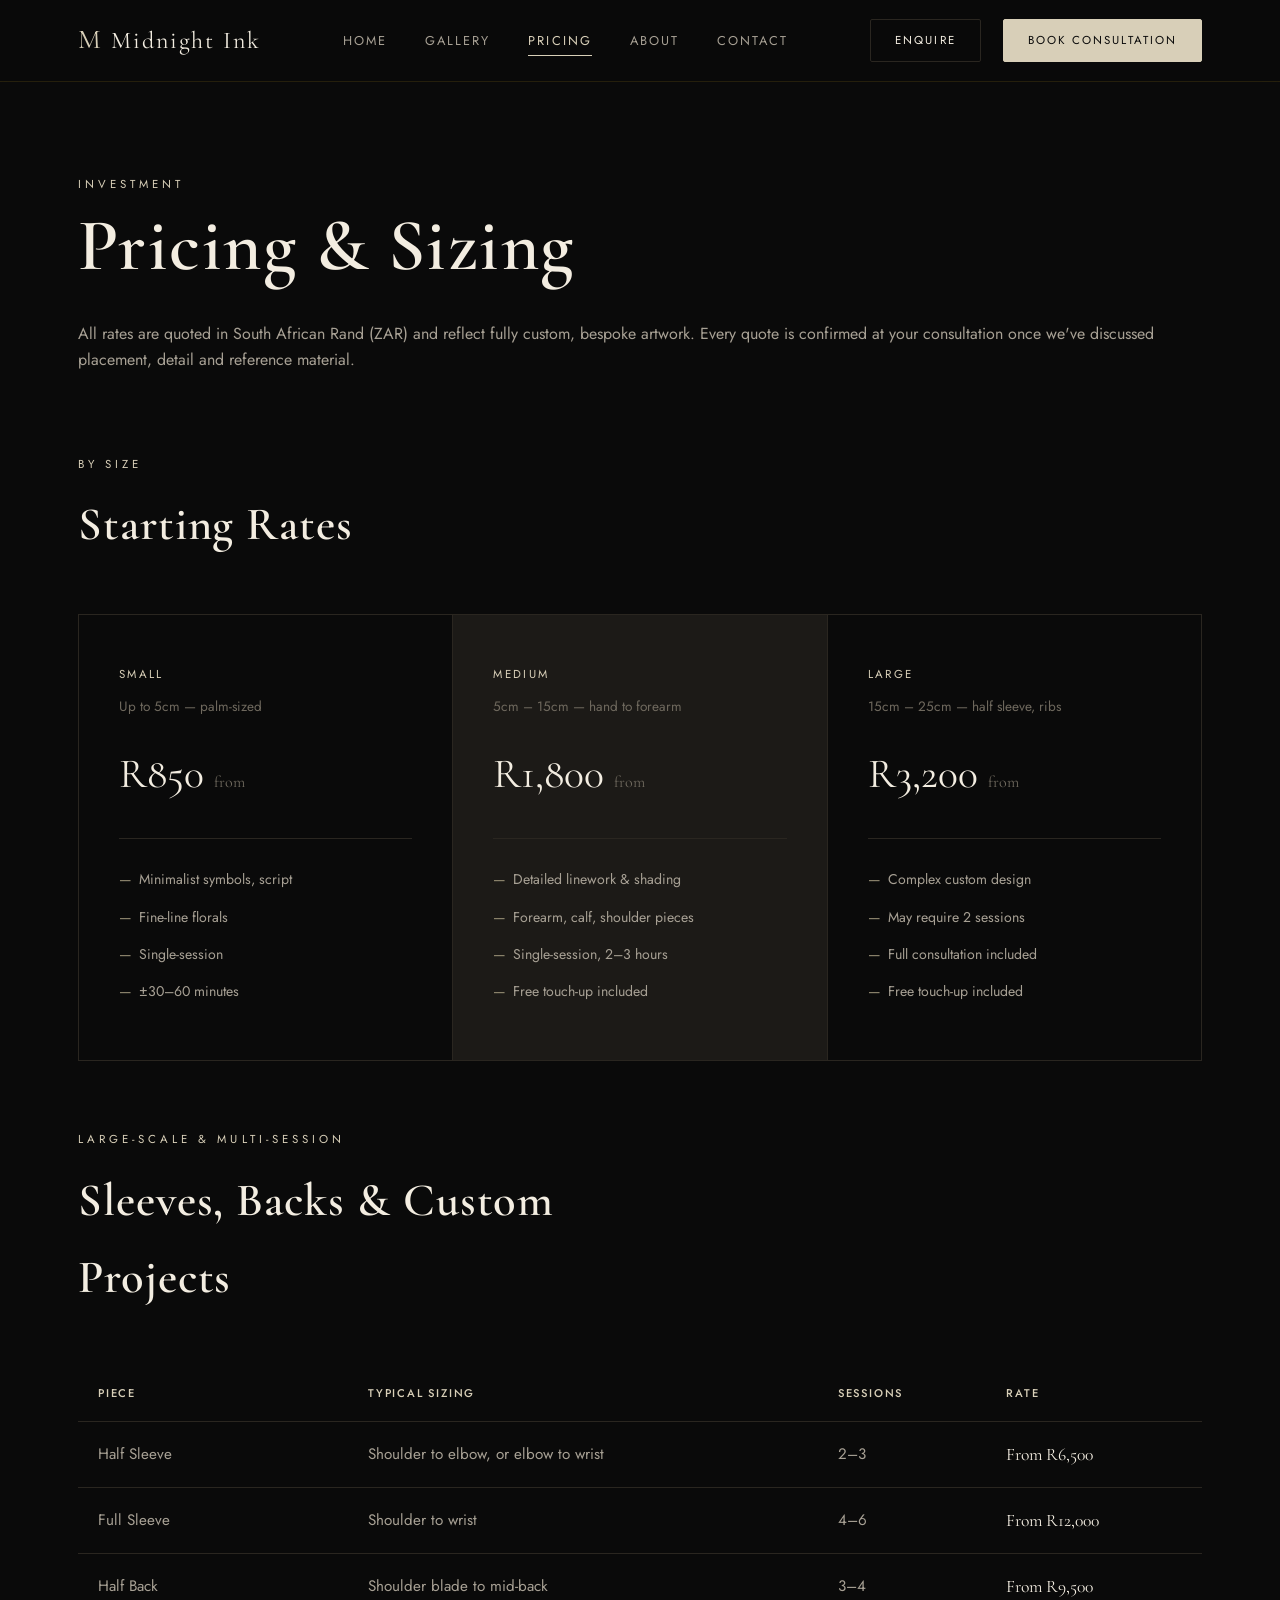
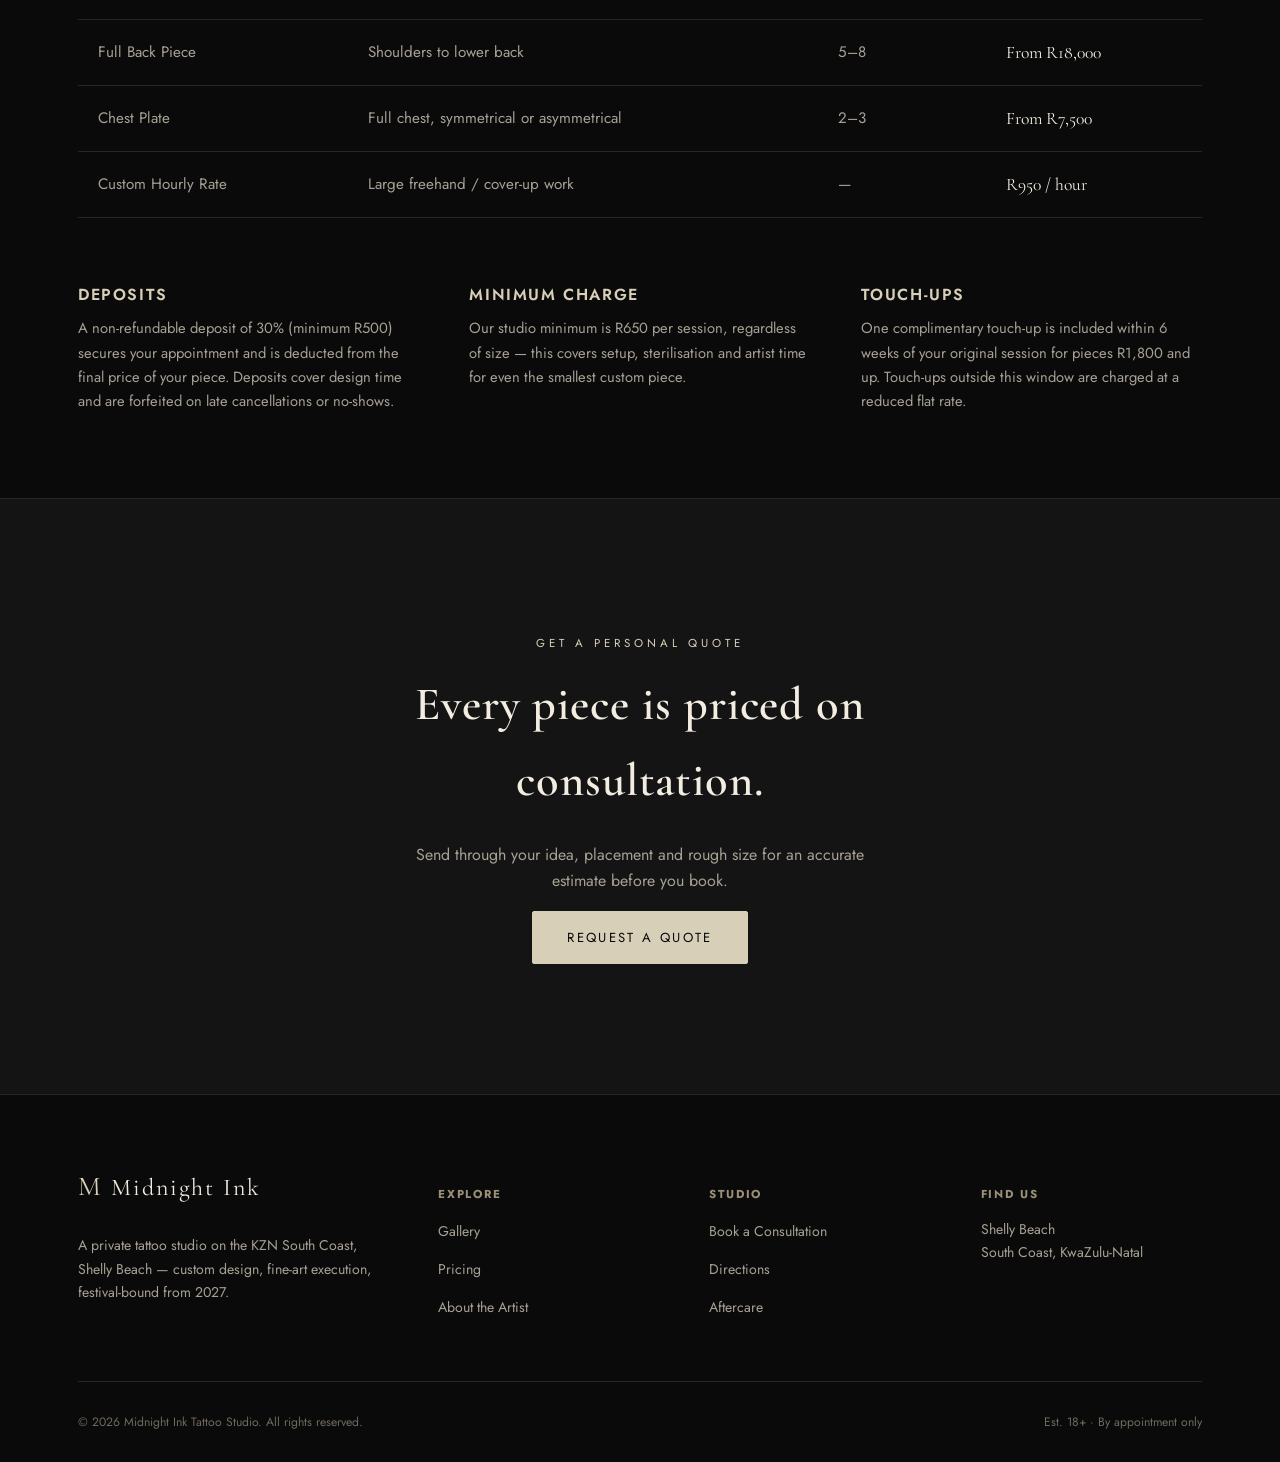
<file: pricing.html>
<!DOCTYPE html>
<html lang="en">
<head>
<meta charset="UTF-8">
<meta name="viewport" content="width=device-width, initial-scale=1.0">
<title>Pricing — Midnight Ink Tattoo Studio</title>
<meta name="description" content="Midnight Ink Tattoo Studio pricing guide — sizing and rates in South African Rand for custom tattoo work on the KZN South Coast.">
<link rel="icon" type="image/svg+xml" href="favicon.svg">
<link rel="preconnect" href="https://fonts.googleapis.com">
<link rel="preconnect" href="https://fonts.gstatic.com" crossorigin>
<link href="https://fonts.googleapis.com/css2?family=Cormorant+Garamond:ital,wght@0,400;0,500;0,600;1,500&family=Jost:wght@300;400;500;600&display=swap" rel="stylesheet">
<link rel="stylesheet" href="css/style.css">
</head>
<body>

<header class="site-header">
  <nav class="nav">
    <a href="index.html" class="logo"><span class="mark">M</span> Midnight Ink</a>
    <ul class="nav-links">
      <li><a href="index.html">Home</a></li>
      <li><a href="gallery.html">Gallery</a></li>
      <li><a href="pricing.html">Pricing</a></li>
      <li><a href="about.html">About</a></li>
      <li><a href="contact.html">Contact</a></li>
    </ul>
    <div class="nav-cta">
      <a href="contact.html" class="btn btn-ghost">Enquire</a>
      <a href="contact.html" class="btn btn-solid">Book Consultation</a>
    </div>
    <button class="nav-toggle" aria-label="Toggle navigation"><span></span><span></span><span></span></button>
  </nav>
</header>

<main>
  <section class="about-hero">
    <div class="container">
      <span class="eyebrow">Investment</span>
      <h1>Pricing &amp; Sizing</h1>
      <p class="lede">All rates are quoted in South African Rand (ZAR) and reflect fully custom, bespoke artwork. Every quote is confirmed at your consultation once we've discussed placement, detail and reference material.</p>
    </div>
  </section>

  <section class="section-tight" style="padding-top:0;">
    <div class="container">

      <div class="section-head">
        <span class="eyebrow">By Size</span>
        <h2>Starting Rates</h2>
      </div>

      <div class="pricing-grid">
        <div class="price-card">
          <span class="p-label">Small</span>
          <span class="p-size">Up to 5cm — palm‑sized</span>
          <div class="p-amount">R850 <small>from</small></div>
          <ul>
            <li>Minimalist symbols, script</li>
            <li>Fine‑line florals</li>
            <li>Single‑session</li>
            <li>±30–60 minutes</li>
          </ul>
        </div>
        <div class="price-card featured">
          <span class="p-label">Medium</span>
          <span class="p-size">5cm – 15cm — hand to forearm</span>
          <div class="p-amount">R1,800 <small>from</small></div>
          <ul>
            <li>Detailed linework &amp; shading</li>
            <li>Forearm, calf, shoulder pieces</li>
            <li>Single‑session, 2–3 hours</li>
            <li>Free touch‑up included</li>
          </ul>
        </div>
        <div class="price-card">
          <span class="p-label">Large</span>
          <span class="p-size">15cm – 25cm — half sleeve, ribs</span>
          <div class="p-amount">R3,200 <small>from</small></div>
          <ul>
            <li>Complex custom design</li>
            <li>May require 2 sessions</li>
            <li>Full consultation included</li>
            <li>Free touch‑up included</li>
          </ul>
        </div>
      </div>

      <div class="section-head">
        <span class="eyebrow">Large‑Scale &amp; Multi‑Session</span>
        <h2>Sleeves, Backs &amp; Custom Projects</h2>
      </div>

      <table class="price-table">
        <thead>
          <tr>
            <th>Piece</th>
            <th>Typical Sizing</th>
            <th>Sessions</th>
            <th>Rate</th>
          </tr>
        </thead>
        <tbody>
          <tr>
            <td>Half Sleeve</td>
            <td>Shoulder to elbow, or elbow to wrist</td>
            <td>2–3</td>
            <td class="amt">From R6,500</td>
          </tr>
          <tr>
            <td>Full Sleeve</td>
            <td>Shoulder to wrist</td>
            <td>4–6</td>
            <td class="amt">From R12,000</td>
          </tr>
          <tr>
            <td>Half Back</td>
            <td>Shoulder blade to mid‑back</td>
            <td>3–4</td>
            <td class="amt">From R9,500</td>
          </tr>
          <tr>
            <td>Full Back Piece</td>
            <td>Shoulders to lower back</td>
            <td>5–8</td>
            <td class="amt">From R18,000</td>
          </tr>
          <tr>
            <td>Chest Plate</td>
            <td>Full chest, symmetrical or asymmetrical</td>
            <td>2–3</td>
            <td class="amt">From R7,500</td>
          </tr>
          <tr>
            <td>Custom Hourly Rate</td>
            <td>Large freehand / cover‑up work</td>
            <td>—</td>
            <td class="amt">R950 / hour</td>
          </tr>
        </tbody>
      </table>

      <div class="info-columns">
        <div>
          <h4>Deposits</h4>
          <p>A non‑refundable deposit of 30% (minimum R500) secures your appointment and is deducted from the final price of your piece. Deposits cover design time and are forfeited on late cancellations or no‑shows.</p>
        </div>
        <div>
          <h4>Minimum Charge</h4>
          <p>Our studio minimum is R650 per session, regardless of size — this covers setup, sterilisation and artist time for even the smallest custom piece.</p>
        </div>
        <div>
          <h4>Touch‑Ups</h4>
          <p>One complimentary touch‑up is included within 6 weeks of your original session for pieces R1,800 and up. Touch‑ups outside this window are charged at a reduced flat rate.</p>
        </div>
      </div>

    </div>
  </section>

  <section class="cta-band">
    <div class="container">
      <span class="eyebrow">Get a Personal Quote</span>
      <h2>Every piece is priced on consultation.</h2>
      <p>Send through your idea, placement and rough size for an accurate estimate before you book.</p>
      <a href="contact.html" class="btn btn-solid">Request a Quote</a>
    </div>
  </section>
</main>

<footer class="site-footer">
  <div class="container">
    <div class="footer-grid">
      <div>
        <div class="logo" style="margin-bottom:1em;"><span class="mark">M</span> Midnight Ink</div>
        <p>A private tattoo studio on the KZN South Coast, Shelly Beach — custom design, fine‑art execution, festival‑bound from 2027.</p>
      </div>
      <div>
        <h5>Explore</h5>
        <ul class="footer-links">
          <li><a href="gallery.html">Gallery</a></li>
          <li><a href="pricing.html">Pricing</a></li>
          <li><a href="about.html">About the Artist</a></li>
        </ul>
      </div>
      <div>
        <h5>Studio</h5>
        <ul class="footer-links">
          <li><a href="contact.html">Book a Consultation</a></li>
          <li><a href="contact.html">Directions</a></li>
          <li><a href="contact.html">Aftercare</a></li>
        </ul>
      </div>
      <div>
        <h5>Find Us</h5>
        <p>Shelly Beach<br>South Coast, KwaZulu‑Natal</p>
      </div>
    </div>
    <div class="footer-bottom">
      <span>© 2026 Midnight Ink Tattoo Studio. All rights reserved.</span>
      <span>Est. 18+ · By appointment only</span>
    </div>
  </div>
</footer>

<script src="js/main.js"></script>
</body>
</html>
</file>
<file: css/style.css>
/* ==========================================================================
   Midnight Ink Tattoo Studio — luxury dark/antique-white theme
   ========================================================================== */

:root {
  --ink-black: #0a0a0a;
  --ink-charcoal: #141414;
  --ink-charcoal-2: #1c1a17;
  --ink-line: #2a2620;
  --gold: #d8cfb8;
  --gold-soft: #ece6d4;
  --gold-dim: #9a9077;
  --cream: #f3ede1;
  --grey: #a7a094;
  --grey-dim: #6f695e;
  --font-display: "Cormorant Garamond", "Playfair Display", Georgia, serif;
  --font-body: "Jost", "Helvetica Neue", Arial, sans-serif;
  --container: 1180px;
}

* { box-sizing: border-box; }

html { scroll-behavior: smooth; }

body {
  margin: 0;
  background: var(--ink-black);
  color: var(--cream);
  font-family: var(--font-body);
  font-size: 16px;
  line-height: 1.65;
  -webkit-font-smoothing: antialiased;
}

img { max-width: 100%; display: block; }

a { color: inherit; text-decoration: none; }

h1, h2, h3, h4 {
  font-family: var(--font-display);
  font-weight: 600;
  letter-spacing: 0.02em;
  margin: 0 0 0.5em;
  color: var(--cream);
}

h1 { font-size: clamp(2.6rem, 6vw, 4.6rem); line-height: 1.05; }
h2 { font-size: clamp(2rem, 4vw, 2.9rem); }
h3 { font-size: 1.5rem; }

p { margin: 0 0 1em; color: var(--grey); }

.eyebrow {
  display: inline-block;
  font-family: var(--font-body);
  text-transform: uppercase;
  letter-spacing: 0.35em;
  font-size: 0.72rem;
  color: var(--gold);
  margin-bottom: 1.1em;
}

.container {
  max-width: var(--container);
  margin: 0 auto;
  padding: 0 28px;
}

.gold { color: var(--gold); }

/* Buttons */
.btn {
  display: inline-flex;
  align-items: center;
  gap: 10px;
  padding: 15px 34px;
  border: 1px solid var(--gold);
  border-radius: 2px;
  font-family: var(--font-body);
  font-size: 0.82rem;
  letter-spacing: 0.18em;
  text-transform: uppercase;
  color: var(--gold);
  background: transparent;
  cursor: pointer;
  transition: all 0.35s ease;
}
.btn:hover { background: var(--gold); color: var(--ink-black); }

.btn-solid {
  background: var(--gold);
  color: var(--ink-black);
}
.btn-solid:hover {
  background: var(--gold-soft);
  border-color: var(--gold-soft);
  color: var(--ink-black);
}

.btn-ghost {
  border-color: var(--ink-line);
  color: var(--cream);
}
.btn-ghost:hover {
  border-color: var(--gold);
  background: transparent;
  color: var(--gold);
}

/* ---------------------------------------------------------------------- */
/* Header / Nav                                                           */
/* ---------------------------------------------------------------------- */
.site-header {
  position: fixed;
  top: 0; left: 0; right: 0;
  z-index: 200;
  background: rgba(10, 10, 10, 0.75);
  backdrop-filter: blur(10px);
  border-bottom: 1px solid rgba(201, 162, 39, 0.15);
}

.nav {
  max-width: var(--container);
  margin: 0 auto;
  padding: 18px 28px;
  display: flex;
  align-items: center;
  justify-content: space-between;
}

.logo {
  font-family: var(--font-display);
  font-size: 1.5rem;
  letter-spacing: 0.08em;
  display: flex;
  align-items: baseline;
  gap: 8px;
}
.logo .mark { color: var(--gold); font-size: 1.7rem; }

.nav-links {
  display: flex;
  gap: 38px;
  list-style: none;
  margin: 0; padding: 0;
}
.nav-links a {
  font-size: 0.8rem;
  text-transform: uppercase;
  letter-spacing: 0.16em;
  color: var(--grey);
  position: relative;
  padding-bottom: 6px;
  transition: color 0.3s ease;
}
.nav-links a:hover,
.nav-links a.active { color: var(--gold); }
.nav-links a.active::after {
  content: "";
  position: absolute;
  left: 0; right: 0; bottom: 0;
  height: 1px;
  background: var(--gold);
}

.nav-cta { display: flex; align-items: center; gap: 22px; }
.nav-cta .btn { padding: 11px 24px; font-size: 0.72rem; }

.nav-toggle {
  display: none;
  flex-direction: column;
  gap: 5px;
  background: none;
  border: none;
  cursor: pointer;
  padding: 6px;
}
.nav-toggle span {
  width: 24px; height: 1px;
  background: var(--gold);
  display: block;
}

/* ---------------------------------------------------------------------- */
/* Hero                                                                    */
/* ---------------------------------------------------------------------- */
.hero {
  position: relative;
  min-height: 100vh;
  display: flex;
  align-items: center;
  padding-top: 90px;
  overflow: hidden;
  background:
    radial-gradient(ellipse at 20% 20%, rgba(201,162,39,0.10), transparent 55%),
    radial-gradient(ellipse at 80% 70%, rgba(201,162,39,0.06), transparent 50%),
    linear-gradient(180deg, #0a0a0a 0%, #0d0c0a 60%, #0a0a0a 100%);
}
.hero::before {
  content: "";
  position: absolute;
  inset: 0;
  background-image:
    repeating-linear-gradient(0deg, rgba(255,255,255,0.015) 0px, transparent 1px, transparent 3px);
  pointer-events: none;
}
.hero-inner {
  position: relative;
  z-index: 2;
  max-width: 760px;
}
.hero h1 { margin-bottom: 0.3em; }
.hero .lede {
  font-size: 1.15rem;
  color: var(--grey);
  max-width: 540px;
  margin-bottom: 2.2em;
}
.hero-actions { display: flex; gap: 18px; flex-wrap: wrap; }

.hero-badge {
  position: absolute;
  right: 6%;
  bottom: 12%;
  z-index: 2;
  text-align: right;
  border-right: 1px solid var(--ink-line);
  padding-right: 22px;
  display: none;
}
.hero-badge .num { font-family: var(--font-display); font-size: 2.4rem; color: var(--gold); display: block; }
.hero-badge .lbl { font-size: 0.7rem; letter-spacing: 0.2em; text-transform: uppercase; color: var(--grey-dim); }

@media (min-width: 900px) { .hero-badge { display: block; } }

.scroll-cue {
  position: absolute;
  left: 28px;
  bottom: 40px;
  writing-mode: vertical-rl;
  font-size: 0.7rem;
  letter-spacing: 0.3em;
  text-transform: uppercase;
  color: var(--grey-dim);
  display: flex;
  align-items: center;
  gap: 14px;
}
.scroll-cue::after {
  content: "";
  width: 1px; height: 50px;
  background: linear-gradient(var(--gold), transparent);
}

/* ---------------------------------------------------------------------- */
/* Section scaffolding                                                    */
/* ---------------------------------------------------------------------- */
section { padding: 110px 0; position: relative; }
.section-tight { padding: 70px 0; }
.section-head {
  max-width: 640px;
  margin-bottom: 3.2em;
}
.section-head.center { margin-left: auto; margin-right: auto; text-align: center; }

.divider {
  width: 60px;
  height: 1px;
  background: var(--gold);
  margin: 0 auto 2.4em;
  border: none;
}

.band-dark { background: var(--ink-charcoal); }
.band-line { border-top: 1px solid var(--ink-line); border-bottom: 1px solid var(--ink-line); }

/* ---------------------------------------------------------------------- */
/* Home: intro / highlights                                               */
/* ---------------------------------------------------------------------- */
.intro-grid {
  display: grid;
  grid-template-columns: 1fr 1fr;
  gap: 70px;
  align-items: center;
}
.intro-visual {
  aspect-ratio: 4/5;
  border: 1px solid var(--ink-line);
  position: relative;
  background:
    linear-gradient(160deg, #17140f 0%, #0a0a0a 100%);
  overflow: hidden;
}
.intro-visual::before {
  content: "M";
  font-family: var(--font-display);
  position: absolute;
  inset: 0;
  display: flex;
  align-items: center;
  justify-content: center;
  font-size: 14rem;
  color: rgba(201,162,39,0.07);
}
.intro-visual .frame-corner {
  position: absolute;
  width: 26px; height: 26px;
  border: 1px solid var(--gold);
}
.fc-tl { top: 16px; left: 16px; border-right: none; border-bottom: none; }
.fc-br { bottom: 16px; right: 16px; border-left: none; border-top: none; }

.stat-row {
  display: flex;
  gap: 50px;
  margin-top: 2.4em;
  flex-wrap: wrap;
}
.stat b {
  display: block;
  font-family: var(--font-display);
  font-size: 2.2rem;
  color: var(--gold);
}
.stat span {
  font-size: 0.72rem;
  letter-spacing: 0.14em;
  text-transform: uppercase;
  color: var(--grey-dim);
}

/* Highlight cards (services teaser) */
.card-grid {
  display: grid;
  grid-template-columns: repeat(3, 1fr);
  gap: 1px;
  background: var(--ink-line);
  border: 1px solid var(--ink-line);
}
.card {
  background: var(--ink-black);
  padding: 46px 38px;
  transition: background 0.35s ease;
}
.card:hover { background: var(--ink-charcoal-2); }
.card .num {
  font-family: var(--font-display);
  color: var(--gold-dim);
  font-size: 0.85rem;
  letter-spacing: 0.1em;
  margin-bottom: 1.4em;
  display: block;
}
.card h3 { margin-bottom: 0.5em; }
.card p { margin-bottom: 0; font-size: 0.92rem; }

/* Mobile studio / festival banner */
.festival-banner {
  border: 1px solid var(--gold-dim);
  padding: 60px;
  display: grid;
  grid-template-columns: auto 1fr auto;
  gap: 40px;
  align-items: center;
  background: linear-gradient(120deg, rgba(201,162,39,0.06), transparent 60%);
}
.festival-banner .tag {
  font-family: var(--font-display);
  font-size: 3.4rem;
  color: var(--gold);
  line-height: 1;
  white-space: nowrap;
}
.festival-banner h3 { margin-bottom: 0.3em; }
.festival-banner p { margin-bottom: 0; max-width: 480px; }

/* Testimonial */
.quote-block {
  max-width: 780px;
  margin: 0 auto;
  text-align: center;
}
.quote-block blockquote {
  font-family: var(--font-display);
  font-size: clamp(1.4rem, 2.6vw, 2rem);
  font-style: italic;
  color: var(--cream);
  margin: 0 0 1.2em;
  line-height: 1.5;
}
.quote-block cite {
  font-style: normal;
  font-size: 0.78rem;
  letter-spacing: 0.16em;
  text-transform: uppercase;
  color: var(--grey-dim);
}

/* CTA band */
.cta-band {
  text-align: center;
  padding: 130px 0;
  background: var(--ink-charcoal);
  border-top: 1px solid var(--ink-line);
}
.cta-band h2 { max-width: 620px; margin-left: auto; margin-right: auto; }
.cta-band p { max-width: 480px; margin-left: auto; margin-right: auto; }

/* ---------------------------------------------------------------------- */
/* Gallery page                                                           */
/* ---------------------------------------------------------------------- */
.filter-bar {
  display: flex;
  gap: 10px;
  flex-wrap: wrap;
  margin-bottom: 3em;
}
.filter-btn {
  padding: 10px 22px;
  border: 1px solid var(--ink-line);
  background: transparent;
  color: var(--grey);
  font-size: 0.74rem;
  letter-spacing: 0.14em;
  text-transform: uppercase;
  cursor: pointer;
  transition: all 0.25s ease;
}
.filter-btn:hover { border-color: var(--gold-dim); color: var(--cream); }
.filter-btn.active { border-color: var(--gold); color: var(--gold); background: rgba(201,162,39,0.08); }

.gallery-grid {
  display: grid;
  grid-template-columns: repeat(3, 1fr);
  gap: 26px;
}
.gallery-item {
  position: relative;
  aspect-ratio: 3/4;
  overflow: hidden;
  border: 1px solid var(--ink-line);
  background: var(--ink-charcoal-2);
  cursor: pointer;
}
.gallery-item .swatch {
  position: absolute;
  inset: 0;
  display: flex;
  align-items: center;
  justify-content: center;
  transition: transform 0.6s ease;
}
.gallery-item:hover .swatch { transform: scale(1.06); }
.gallery-item .swatch svg { width: 46%; opacity: 0.55; }

.gallery-item .g-info {
  position: absolute;
  left: 0; right: 0; bottom: 0;
  padding: 22px 24px;
  background: linear-gradient(0deg, rgba(0,0,0,0.85), transparent);
}
.gallery-item .g-info .g-place {
  font-size: 0.68rem;
  letter-spacing: 0.16em;
  text-transform: uppercase;
  color: var(--gold);
  margin-bottom: 4px;
  display: block;
}
.gallery-item .g-info h4 { margin: 0; font-size: 1.15rem; }

.gallery-note {
  margin-top: 3.5em;
  padding: 32px;
  border: 1px dashed var(--ink-line);
  text-align: center;
  color: var(--grey-dim);
  font-size: 0.85rem;
}

/* ---------------------------------------------------------------------- */
/* Pricing page                                                           */
/* ---------------------------------------------------------------------- */
.pricing-grid {
  display: grid;
  grid-template-columns: repeat(3, 1fr);
  gap: 1px;
  background: var(--ink-line);
  border: 1px solid var(--ink-line);
  margin-bottom: 4em;
}
.price-card {
  background: var(--ink-black);
  padding: 50px 40px;
  display: flex;
  flex-direction: column;
}
.price-card.featured { background: var(--ink-charcoal-2); }
.price-card .p-label {
  font-size: 0.72rem;
  letter-spacing: 0.2em;
  text-transform: uppercase;
  color: var(--gold);
  margin-bottom: 1em;
}
.price-card .p-size { color: var(--grey-dim); font-size: 0.85rem; margin-bottom: 1.6em; }
.price-card .p-amount {
  font-family: var(--font-display);
  font-size: 2.6rem;
  color: var(--cream);
  margin-bottom: 0.1em;
}
.price-card .p-amount small { font-size: 1rem; color: var(--grey-dim); font-weight: 400; }
.price-card ul {
  list-style: none;
  padding: 0; margin: 1.6em 0 0;
  border-top: 1px solid var(--ink-line);
  padding-top: 1.4em;
  flex: 1;
}
.price-card li {
  font-size: 0.88rem;
  color: var(--grey);
  padding: 7px 0;
  padding-left: 20px;
  position: relative;
}
.price-card li::before {
  content: "—";
  position: absolute;
  left: 0;
  color: var(--gold-dim);
}

.price-table {
  width: 100%;
  border-collapse: collapse;
  margin-bottom: 4em;
}
.price-table th, .price-table td {
  text-align: left;
  padding: 18px 20px;
  border-bottom: 1px solid var(--ink-line);
}
.price-table th {
  font-size: 0.7rem;
  letter-spacing: 0.16em;
  text-transform: uppercase;
  color: var(--gold);
  font-weight: 500;
}
.price-table td { color: var(--grey); font-size: 0.95rem; }
.price-table td.amt { color: var(--cream); font-family: var(--font-display); font-size: 1.1rem; }
.price-table tr:hover td { color: var(--cream); }

.info-columns {
  display: grid;
  grid-template-columns: repeat(3, 1fr);
  gap: 50px;
}
.info-columns h4 { color: var(--gold); font-size: 1rem; text-transform: uppercase; letter-spacing: 0.1em; font-family: var(--font-body); }
.info-columns p { font-size: 0.92rem; }

/* ---------------------------------------------------------------------- */
/* About page                                                             */
/* ---------------------------------------------------------------------- */
.about-hero {
  padding-top: 170px;
  padding-bottom: 60px;
}
.artist-grid {
  display: grid;
  grid-template-columns: 0.85fr 1.15fr;
  gap: 70px;
  align-items: start;
}
.timeline {
  border-left: 1px solid var(--ink-line);
  padding-left: 40px;
  display: flex;
  flex-direction: column;
  gap: 44px;
}
.timeline .t-item { position: relative; }
.timeline .t-item::before {
  content: "";
  position: absolute;
  left: -45px; top: 4px;
  width: 9px; height: 9px;
  border-radius: 50%;
  background: var(--gold);
}
.timeline .t-year {
  font-size: 0.72rem;
  letter-spacing: 0.16em;
  color: var(--gold-dim);
  text-transform: uppercase;
  margin-bottom: 6px;
  display: block;
}

.values-grid {
  display: grid;
  grid-template-columns: repeat(4, 1fr);
  gap: 40px;
}
.value-item { text-align: center; }
.value-item .v-icon {
  width: 54px; height: 54px;
  margin: 0 auto 18px;
  border: 1px solid var(--gold-dim);
  border-radius: 50%;
  display: flex; align-items: center; justify-content: center;
}
.value-item .v-icon svg { width: 22px; height: 22px; }
.value-item h4 { font-size: 1rem; margin-bottom: 0.4em; }
.value-item p { font-size: 0.85rem; margin: 0; }

/* ---------------------------------------------------------------------- */
/* Contact page                                                           */
/* ---------------------------------------------------------------------- */
.contact-hero { padding-top: 170px; padding-bottom: 40px; }
.contact-grid {
  display: grid;
  grid-template-columns: 1fr 1fr;
  gap: 70px;
}
.contact-info-list { list-style: none; padding: 0; margin: 2em 0; }
.contact-info-list li {
  padding: 18px 0;
  border-bottom: 1px solid var(--ink-line);
}
.contact-info-list .ci-label {
  display: block;
  font-size: 0.7rem;
  letter-spacing: 0.16em;
  text-transform: uppercase;
  color: var(--gold-dim);
  margin-bottom: 6px;
}
.contact-info-list .ci-value { color: var(--cream); font-size: 1.05rem; }
.contact-info-list a.ci-value:hover { color: var(--gold); }

.social-row { display: flex; gap: 16px; margin-top: 1.5em; }
.social-row a {
  width: 42px; height: 42px;
  border: 1px solid var(--ink-line);
  display: flex; align-items: center; justify-content: center;
  transition: border-color 0.3s ease, color 0.3s ease;
  color: var(--grey);
}
.social-row a:hover { border-color: var(--gold); color: var(--gold); }
.social-row svg { width: 17px; height: 17px; }

.map-wrap {
  border: 1px solid var(--ink-line);
  background: var(--ink-charcoal-2);
}
.map-frame {
  filter: grayscale(1) invert(0.92) contrast(0.9);
  width: 100%;
  height: 320px;
  border: none;
  display: block;
}

form.contact-form { display: flex; flex-direction: column; gap: 22px; }
.form-row { display: grid; grid-template-columns: 1fr 1fr; gap: 22px; }
.field { display: flex; flex-direction: column; gap: 8px; }
.field label {
  font-size: 0.7rem;
  letter-spacing: 0.14em;
  text-transform: uppercase;
  color: var(--grey-dim);
}
.field input, .field select, .field textarea {
  background: var(--ink-charcoal);
  border: 1px solid var(--ink-line);
  color: var(--cream);
  padding: 14px 16px;
  font-family: var(--font-body);
  font-size: 0.95rem;
  border-radius: 2px;
  transition: border-color 0.25s ease;
}
.field input:focus, .field select:focus, .field textarea:focus {
  outline: none;
  border-color: var(--gold);
}
.field textarea { resize: vertical; min-height: 130px; }
.form-note { font-size: 0.78rem; color: var(--grey-dim); }
.form-msg {
  display: none;
  padding: 16px 18px;
  border: 1px solid var(--gold-dim);
  color: var(--gold-soft);
  font-size: 0.88rem;
}
.form-msg.show { display: block; }

.hours-list { list-style: none; padding: 0; margin: 0; }
.hours-list li {
  display: flex;
  justify-content: space-between;
  padding: 10px 0;
  border-bottom: 1px solid var(--ink-line);
  font-size: 0.9rem;
  color: var(--grey);
}
.hours-list li span:last-child { color: var(--cream); }

/* ---------------------------------------------------------------------- */
/* Footer                                                                  */
/* ---------------------------------------------------------------------- */
.site-footer {
  border-top: 1px solid var(--ink-line);
  padding: 70px 0 30px;
  background: var(--ink-black);
}
.footer-grid {
  display: grid;
  grid-template-columns: 1.4fr 1fr 1fr 1fr;
  gap: 50px;
  margin-bottom: 60px;
}
.footer-grid h5 {
  font-size: 0.72rem;
  letter-spacing: 0.16em;
  text-transform: uppercase;
  color: var(--gold-dim);
  margin-bottom: 1.2em;
  font-family: var(--font-body);
}
.footer-grid p { font-size: 0.88rem; }
.footer-links { list-style: none; padding: 0; margin: 0; display: flex; flex-direction: column; gap: 12px; }
.footer-links a { font-size: 0.88rem; color: var(--grey); transition: color 0.25s ease; }
.footer-links a:hover { color: var(--gold); }

.footer-bottom {
  display: flex;
  justify-content: space-between;
  align-items: center;
  padding-top: 30px;
  border-top: 1px solid var(--ink-line);
  font-size: 0.76rem;
  color: var(--grey-dim);
  flex-wrap: wrap;
  gap: 14px;
}

/* ---------------------------------------------------------------------- */
/* Responsive                                                              */
/* ---------------------------------------------------------------------- */
@media (max-width: 980px) {
  .intro-grid, .artist-grid, .contact-grid { grid-template-columns: 1fr; gap: 44px; }
  .card-grid { grid-template-columns: 1fr 1fr; }
  .pricing-grid { grid-template-columns: 1fr 1fr; }
  .gallery-grid { grid-template-columns: 1fr 1fr; }
  .values-grid { grid-template-columns: 1fr 1fr; }
  .info-columns { grid-template-columns: 1fr; gap: 30px; }
  .footer-grid { grid-template-columns: 1fr 1fr; }
  .festival-banner { grid-template-columns: 1fr; text-align: left; padding: 44px 32px; }
}

@media (max-width: 720px) {
  .nav-links, .nav-cta .btn-ghost { display: none; }
  .nav-toggle { display: flex; }
  .nav { padding: 16px 20px; }
  .logo { font-size: 1.15rem; white-space: nowrap; gap: 6px; }
  .logo .mark { font-size: 1.3rem; }
  .nav-cta { gap: 12px; }
  .nav-cta .btn-solid { padding: 10px 16px; font-size: 0.66rem; letter-spacing: 0.1em; white-space: nowrap; }
  .nav.open .nav-links {
    display: flex;
    position: absolute;
    top: 100%; left: 0; right: 0;
    flex-direction: column;
    background: var(--ink-black);
    border-top: 1px solid var(--ink-line);
    border-bottom: 1px solid var(--ink-line);
    padding: 26px 28px;
    gap: 20px;
  }
  .card-grid, .pricing-grid, .gallery-grid, .values-grid, .footer-grid { grid-template-columns: 1fr; }
  .form-row { grid-template-columns: 1fr; }
  section { padding: 70px 0; }
  .stat-row { gap: 30px; }
  .price-table { font-size: 0.85rem; }
  .price-table th, .price-table td { padding: 12px 10px; }
}

@media (max-width: 400px) {
  .nav-cta .btn-solid { display: none; }
}
</file>
